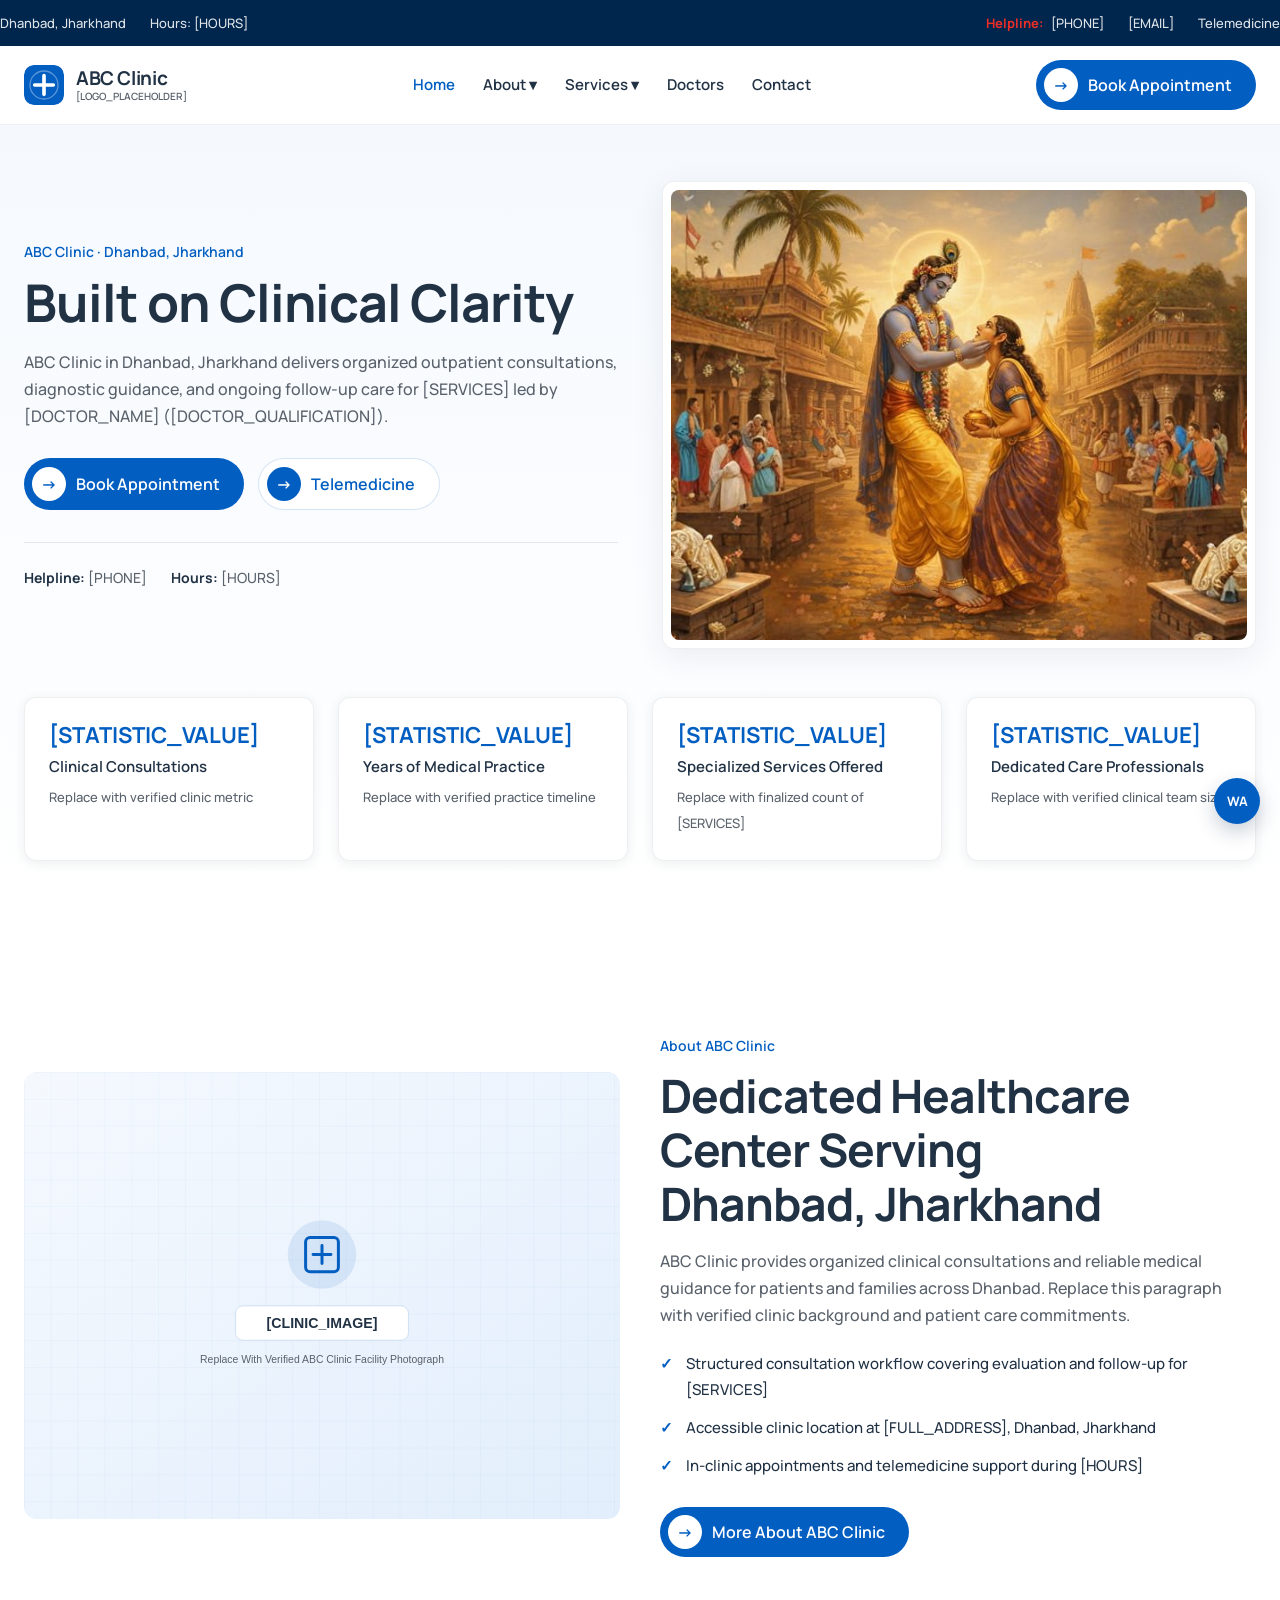
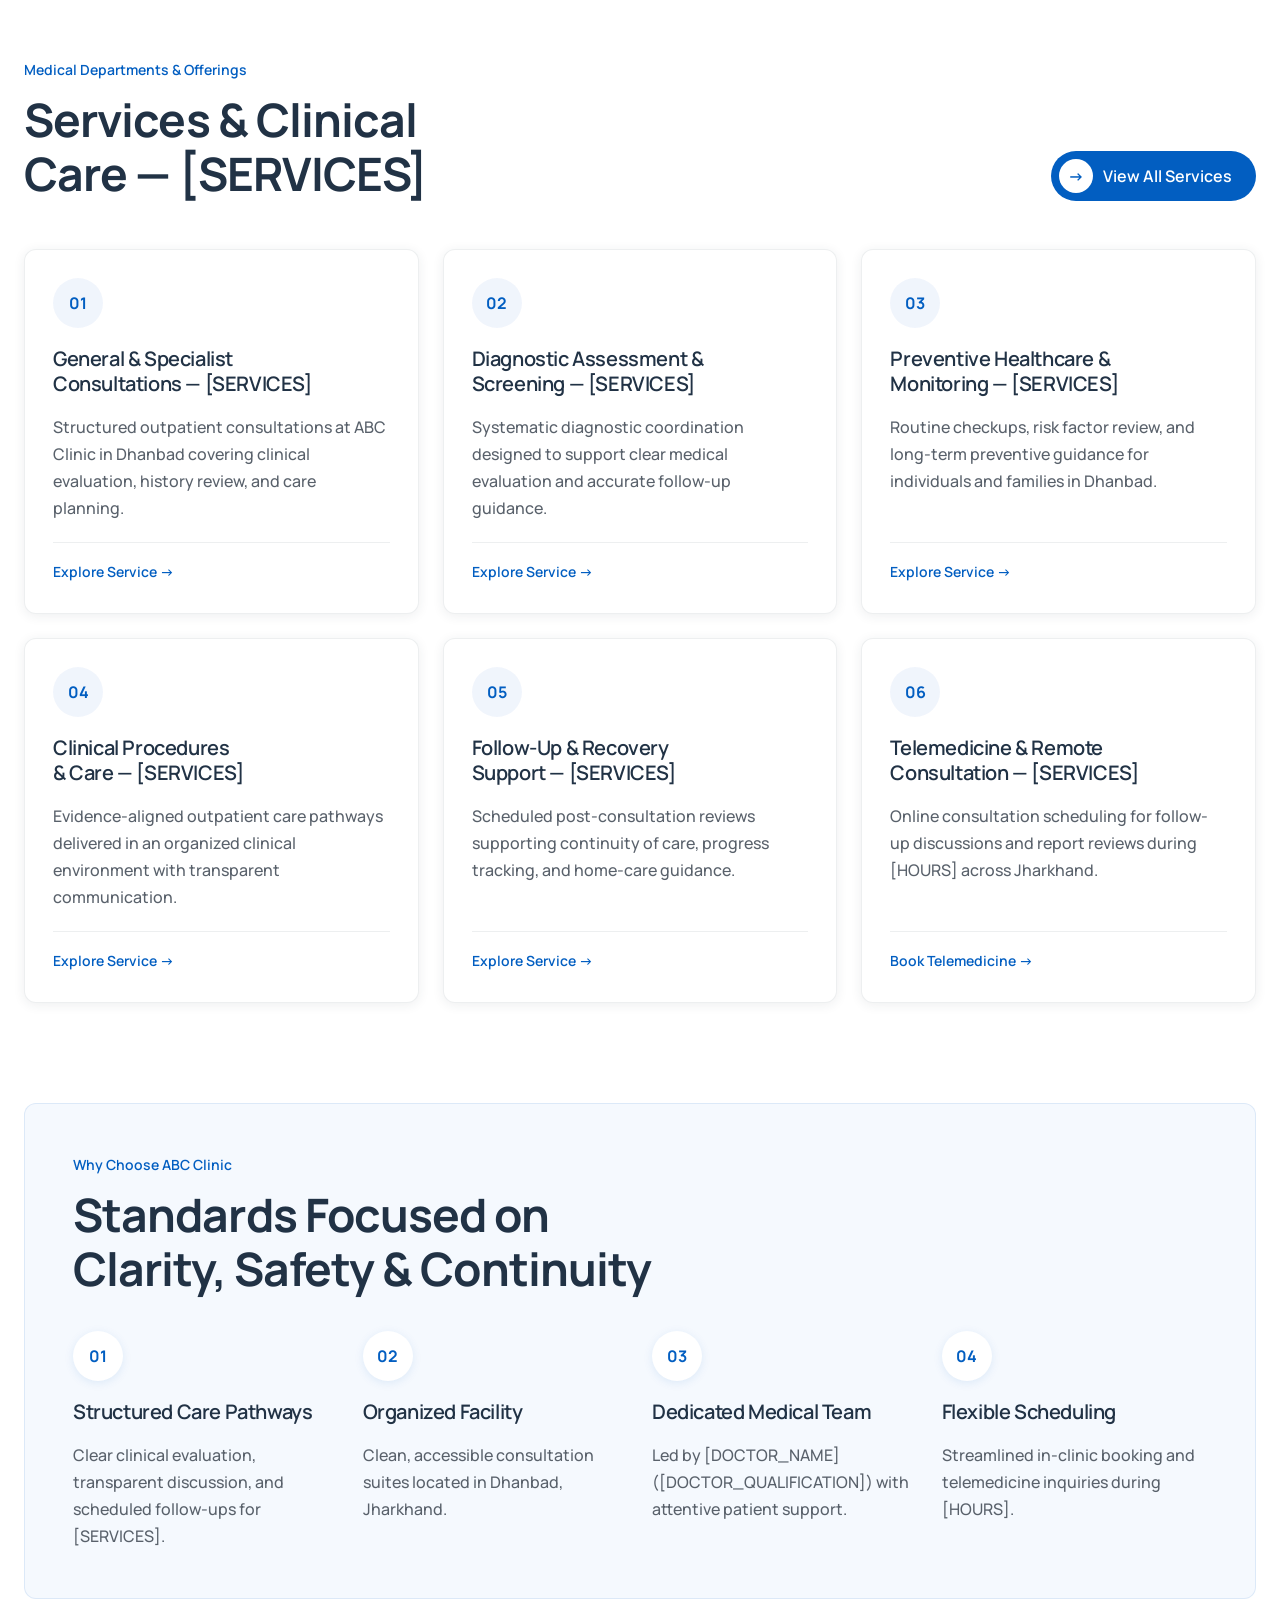
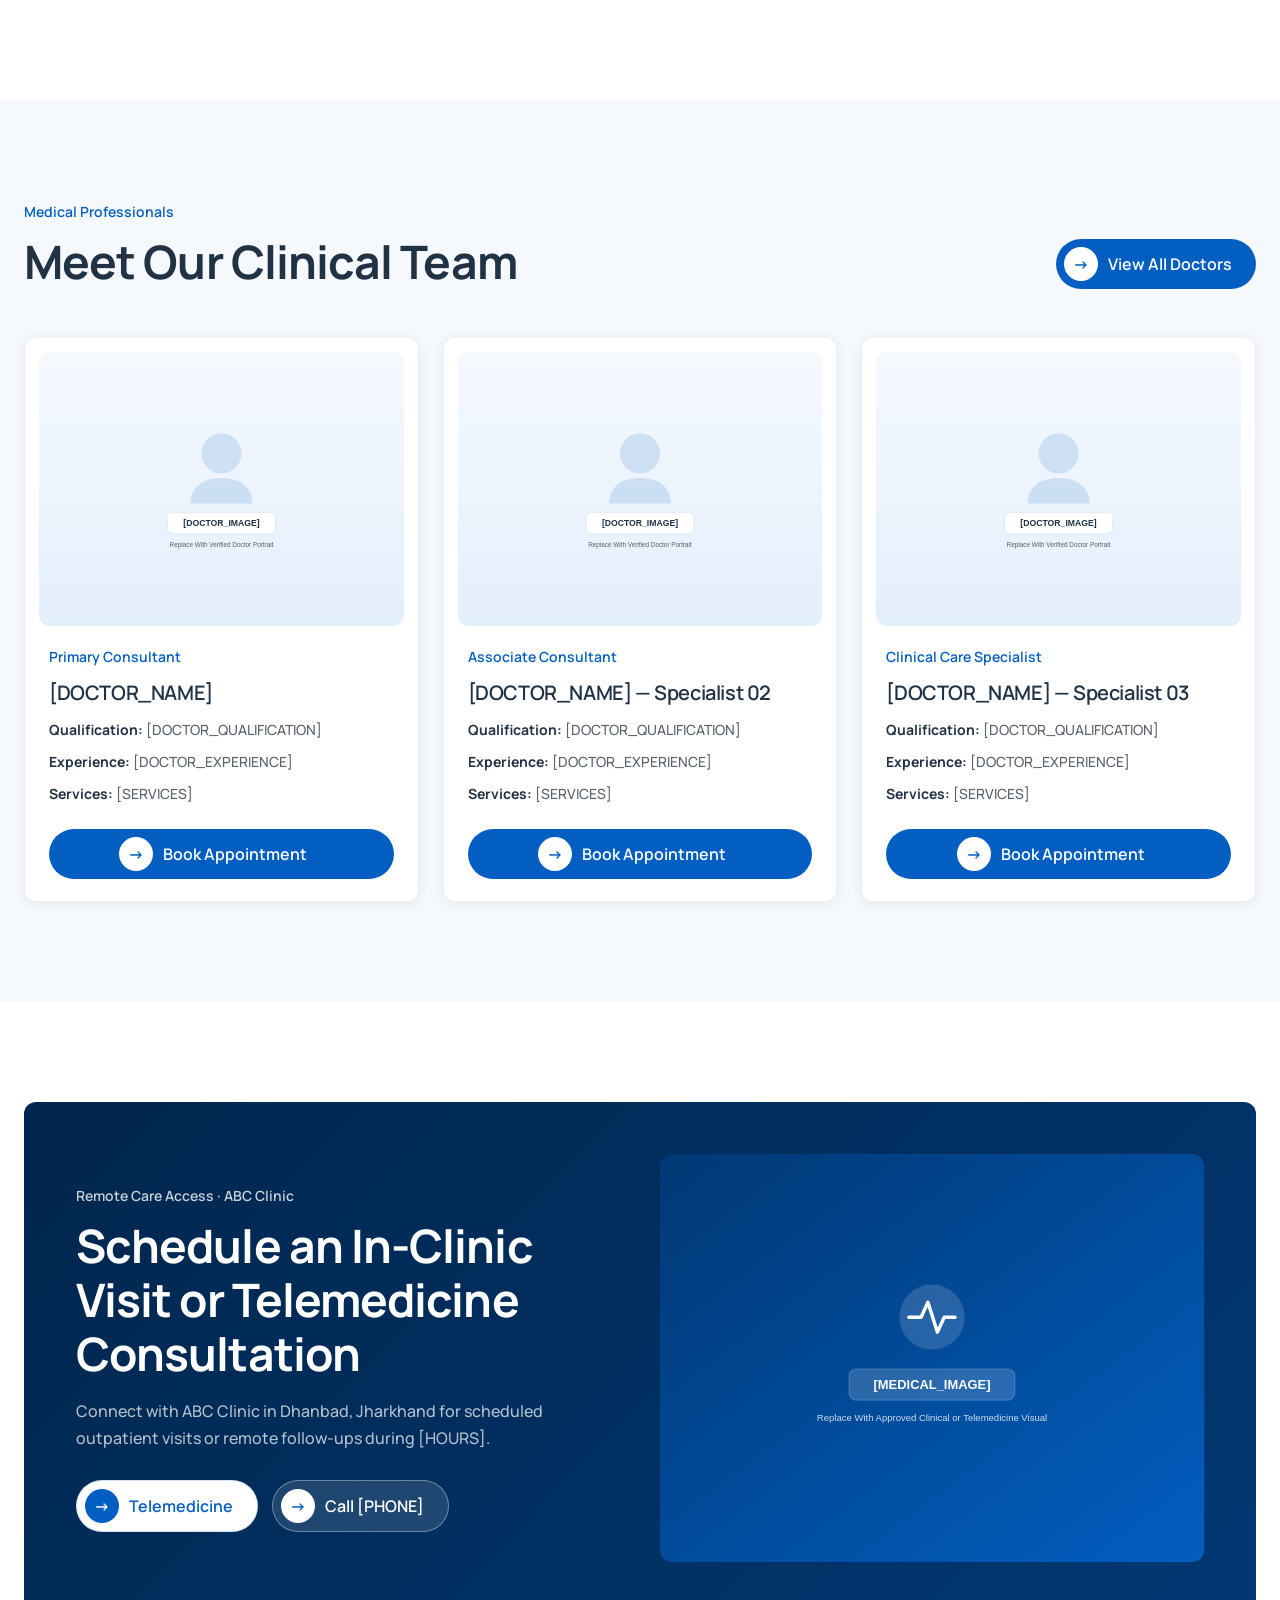
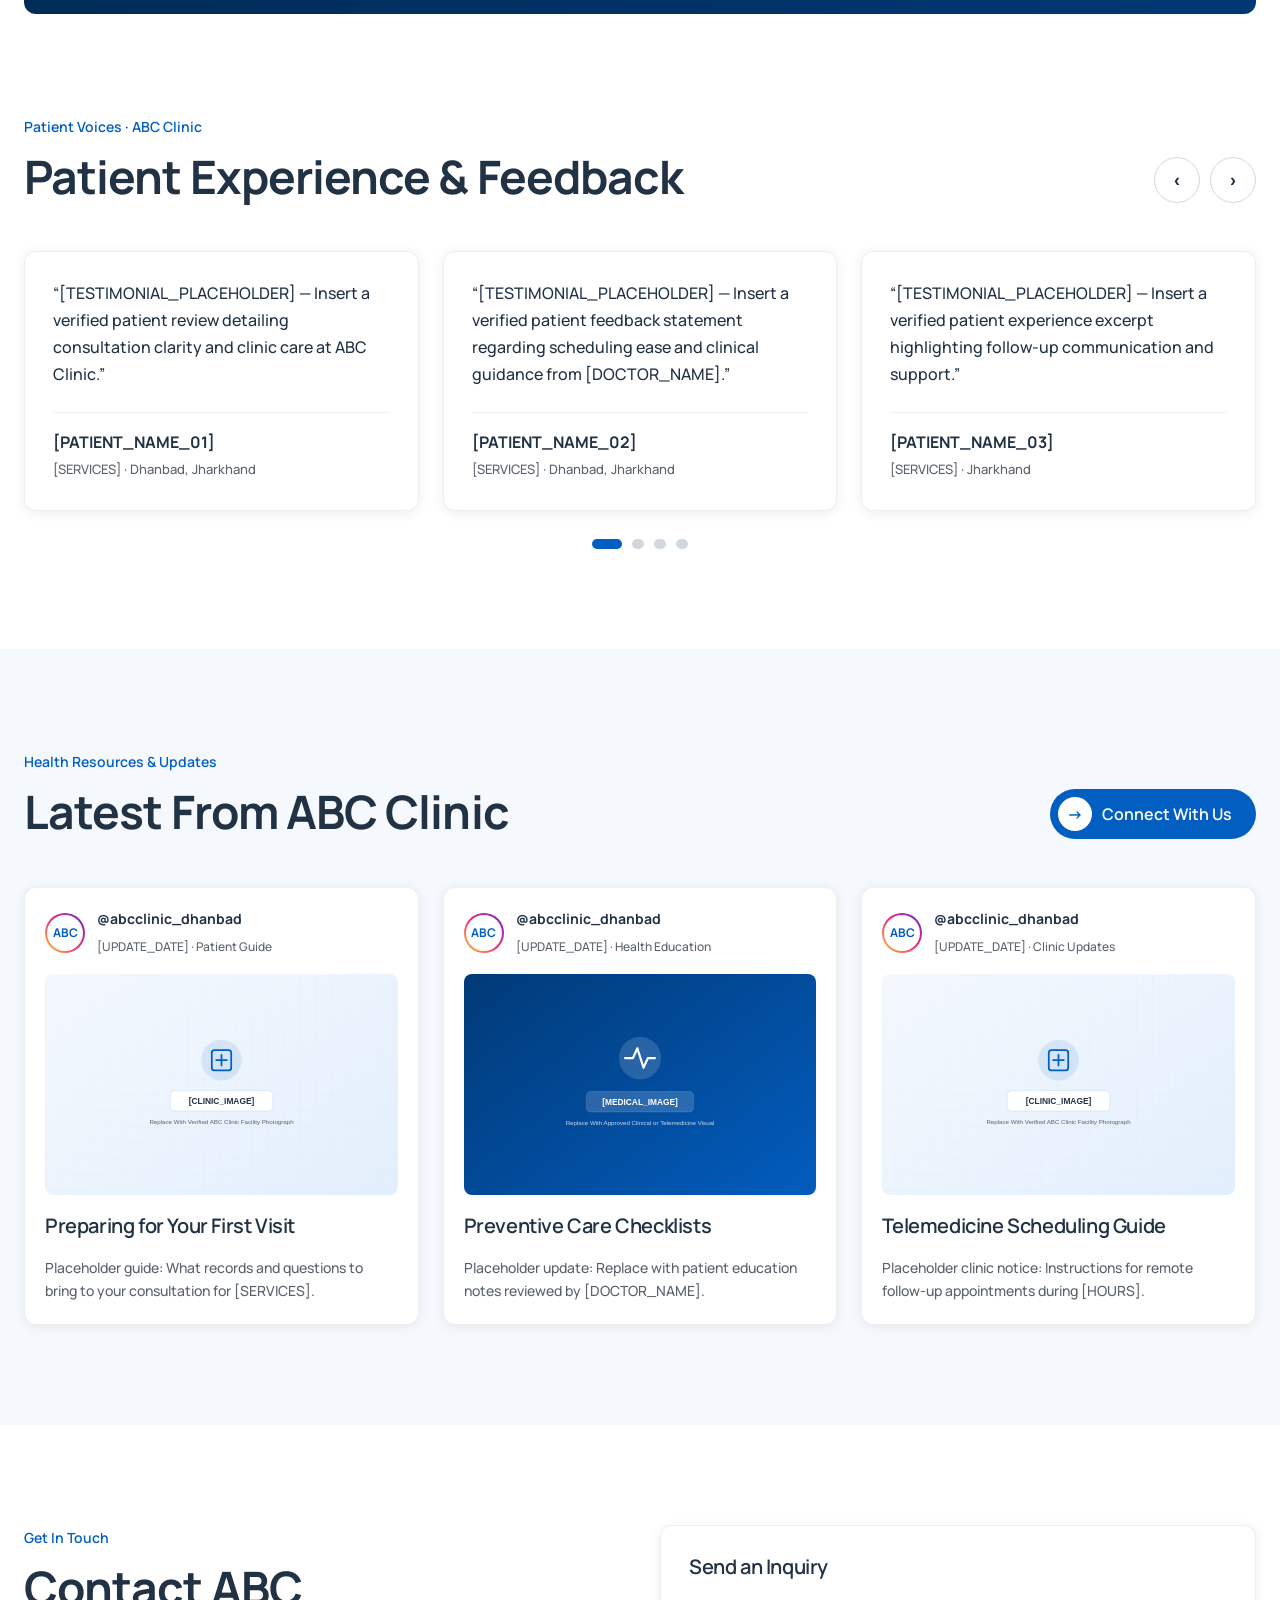
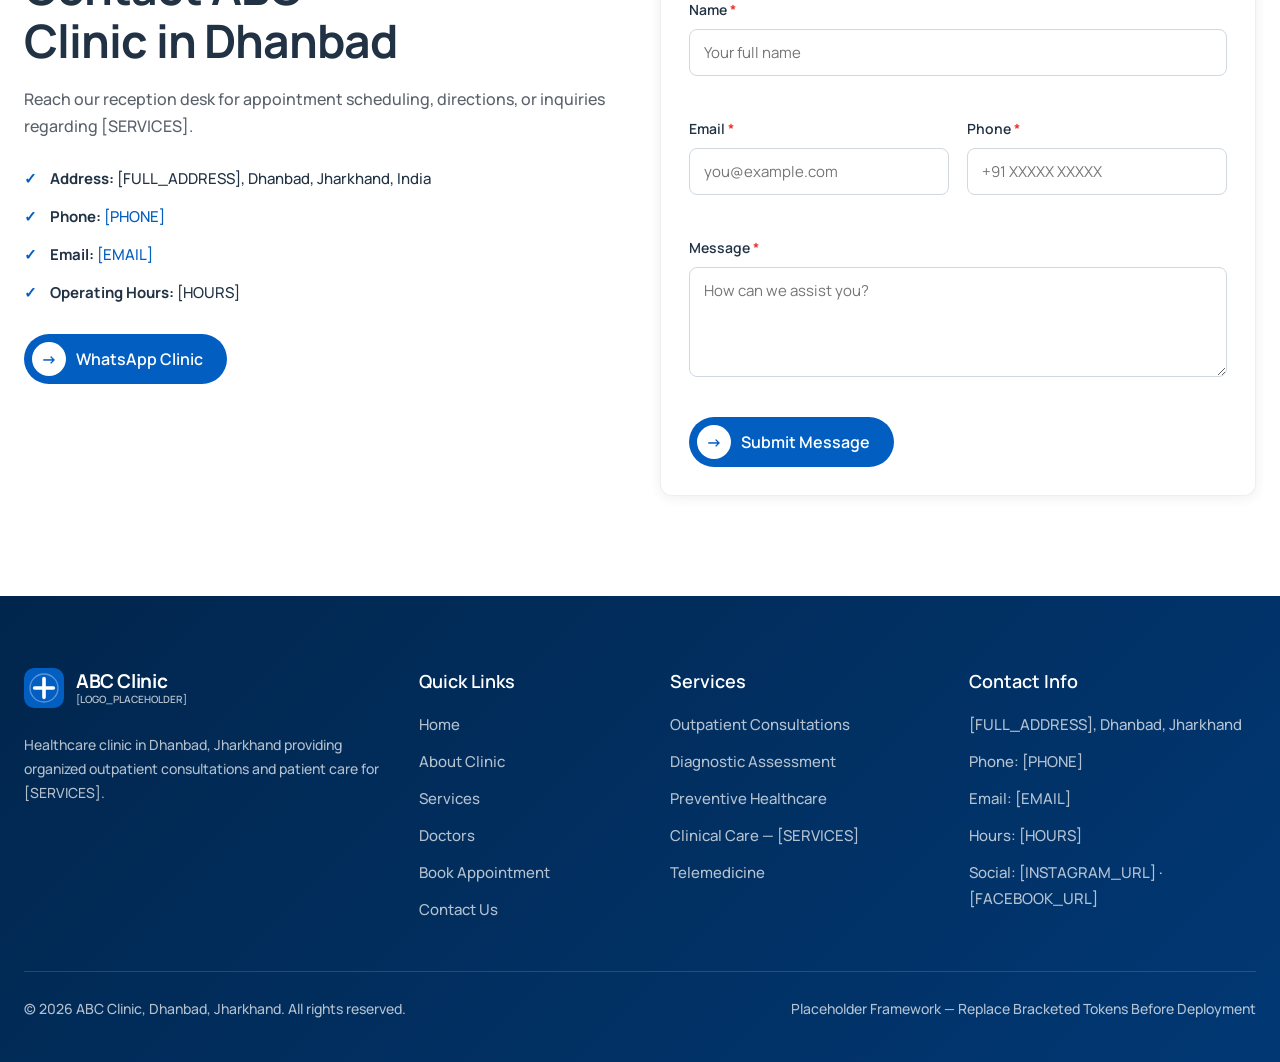
<file: abc-clinic/index.html>
<!doctype html>
<html lang="en">
  <head>
    <meta charset="UTF-8" />
    <meta name="viewport" content="width=device-width, initial-scale=1.0" />
    <title>ABC Clinic | Healthcare Clinic in Dhanbad, Jharkhand</title>
    <meta
      name="description"
      content="ABC Clinic in Dhanbad, Jharkhand — Structured outpatient care, consultations, and patient services for [SERVICES]."
    />
    <link rel="preconnect" href="https://fonts.googleapis.com" />
    <link rel="preconnect" href="https://fonts.gstatic.com" crossorigin />
    <link
      href="https://fonts.googleapis.com/css2?family=Manrope:wght@400;500;600;700;800&display=swap"
      rel="stylesheet"
    />
    <link rel="stylesheet" href="css/style.css" />
    <link rel="stylesheet" href="css/components.css" />
    <link rel="stylesheet" href="css/animations.css" />
    <link rel="stylesheet" href="css/responsive.css" />
  </head>
  <body>
    <header class="site-header">
      <div class="top-bar">
        <div class="container top-bar__inner">
          <div class="top-bar__group">
            <span class="top-bar__item">Dhanbad, Jharkhand</span>
            <span class="top-bar__item">Hours: [HOURS]</span>
          </div>
          <div class="top-bar__group">
            <a class="top-bar__item" href="tel:[PHONE]">
              <span class="top-bar__accent">Helpline:</span> [PHONE]
            </a>
            <a class="top-bar__item" href="mailto:[EMAIL]">[EMAIL]</a>
            <a class="top-bar__item" href="pages/appointment.html#telemedicine">Telemedicine</a>
          </div>
        </div>
      </div>

      <div class="main-nav-bar">
        <div class="container nav-bar__inner">
          <a href="index.html" class="brand-link" aria-label="ABC Clinic Home">
            <img
              src="assets/images/logo/logo-placeholder.svg"
              alt="[LOGO_PLACEHOLDER]"
              class="brand-link__img"
            />
            <span class="brand-link__text">
              <span class="brand-link__name">ABC Clinic</span>
              <span class="brand-link__token">[LOGO_PLACEHOLDER]</span>
            </span>
          </a>

          <nav class="nav-menu" aria-label="Primary Navigation">
            <div class="nav-item">
              <a href="index.html" class="nav-link is-active" aria-current="page">Home</a>
            </div>
            <div class="nav-item">
              <a href="pages/about.html" class="nav-link" data-dropdown-trigger>About ▾</a>
              <div class="dropdown-panel">
                <div class="dropdown-panel__box">
                  <a href="pages/about.html" class="dropdown-link">About ABC Clinic →</a>
                  <a href="pages/about.html#why-choose" class="dropdown-link">Why Choose Us →</a>
                  <a href="pages/about.html#infrastructure" class="dropdown-link">Clinic Infrastructure →</a>
                </div>
              </div>
            </div>
            <div class="nav-item">
              <a href="pages/services.html" class="nav-link" data-dropdown-trigger>Services ▾</a>
              <div class="dropdown-panel">
                <div class="dropdown-panel__box">
                  <a href="pages/services.html" class="dropdown-link">All Services — [SERVICES] →</a>
                  <a href="pages/services.html#consultations" class="dropdown-link">Outpatient Consultations →</a>
                  <a href="pages/services.html#diagnostics" class="dropdown-link">Diagnostic Assessment →</a>
                  <a href="pages/appointment.html#telemedicine" class="dropdown-link">Telemedicine →</a>
                </div>
              </div>
            </div>
            <div class="nav-item">
              <a href="pages/doctors.html" class="nav-link">Doctors</a>
            </div>
            <div class="nav-item">
              <a href="pages/contact.html" class="nav-link">Contact</a>
            </div>
          </nav>

          <div class="nav-actions">
            <a href="pages/appointment.html" class="primary-btn">
              <span class="primary-btn__icon" aria-hidden="true">→</span>
              <span>Book Appointment</span>
            </a>
            <button
              type="button"
              class="mobile-menu-toggle"
              data-mobile-toggle
              aria-expanded="false"
              aria-label="Open navigation menu"
            >
              ☰
            </button>
          </div>
        </div>
      </div>

      <div class="mobile-drawer" data-mobile-drawer>
        <div class="mobile-drawer__inner">
          <a href="index.html" class="mobile-nav-link is-active">Home</a>
          <a href="pages/about.html" class="mobile-nav-link">About ABC Clinic</a>
          <a href="pages/services.html" class="mobile-nav-link">Services — [SERVICES]</a>
          <a href="pages/doctors.html" class="mobile-nav-link">Doctors</a>
          <a href="pages/contact.html" class="mobile-nav-link">Contact</a>
          <a href="pages/appointment.html" class="primary-btn" style="margin-top: 10px;">
            <span class="primary-btn__icon" aria-hidden="true">→</span>
            <span>Book Appointment</span>
          </a>
        </div>
      </div>
    </header>

    <main>
      <!-- Hero Section -->
      <section class="hero">
        <div class="container">
          <div class="hero__grid">
            <div class="hero__content hero-animate">
              <p class="kicker">ABC Clinic · Dhanbad, Jharkhand</p>
              <h1 class="heading-hero">Built on Clinical Clarity</h1>
              <p class="lead-text">
                ABC Clinic in Dhanbad, Jharkhand delivers organized outpatient consultations,
                diagnostic guidance, and ongoing follow-up care for [SERVICES] led by
                [DOCTOR_NAME] ([DOCTOR_QUALIFICATION]).
              </p>
              <div class="btn-group">
                <a href="pages/appointment.html" class="primary-btn">
                  <span class="primary-btn__icon" aria-hidden="true">→</span>
                  <span>Book Appointment</span>
                </a>
                <a href="pages/appointment.html#telemedicine" class="primary-btn white">
                  <span class="primary-btn__icon" aria-hidden="true">→</span>
                  <span>Telemedicine</span>
                </a>
              </div>
              <div class="hero__meta">
                <a href="tel:[PHONE]"><strong>Helpline:</strong> [PHONE]</a>
                <span><strong>Hours:</strong> [HOURS]</span>
              </div>
            </div>

            <div class="hero__media hero-animate--delay">
              <div class="hero__frame">
                <img
                  src="assets/images/hero/hero-image.jpg"
                  alt="ABC Clinic Hero Visual"
                  width="645"
                  height="504"
                  loading="eager"
                />
              </div>
            </div>
          </div>

          <!-- Statistics Strip -->
          <div class="grid-4 stat-strip">
            <div class="stat-card reveal reveal-delay-1">
              <p class="stat-card__value">[STATISTIC_VALUE]</p>
              <p class="stat-card__label">Clinical Consultations</p>
              <p class="stat-card__note">Replace with verified clinic metric</p>
            </div>
            <div class="stat-card reveal reveal-delay-2">
              <p class="stat-card__value">[STATISTIC_VALUE]</p>
              <p class="stat-card__label">Years of Medical Practice</p>
              <p class="stat-card__note">Replace with verified practice timeline</p>
            </div>
            <div class="stat-card reveal reveal-delay-3">
              <p class="stat-card__value">[STATISTIC_VALUE]</p>
              <p class="stat-card__label">Specialized Services Offered</p>
              <p class="stat-card__note">Replace with finalized count of [SERVICES]</p>
            </div>
            <div class="stat-card reveal reveal-delay-4">
              <p class="stat-card__value">[STATISTIC_VALUE]</p>
              <p class="stat-card__label">Dedicated Care Professionals</p>
              <p class="stat-card__note">Replace with verified clinical team size</p>
            </div>
          </div>
        </div>
      </section>

      <!-- About Section -->
      <section class="section section--white">
        <div class="container grid-2">
          <div class="reveal">
            <img
              src="assets/images/clinic/clinic-image-placeholder.svg"
              alt="[CLINIC_IMAGE] ABC Clinic Dhanbad"
              loading="lazy"
              style="border-radius: 12px;"
            />
          </div>
          <div class="reveal reveal-delay-2">
            <p class="kicker">About ABC Clinic</p>
            <h2 class="heading-section">Dedicated Healthcare Center Serving Dhanbad, Jharkhand</h2>
            <p class="lead-text">
              ABC Clinic provides organized clinical consultations and reliable medical guidance
              for patients and families across Dhanbad. Replace this paragraph with verified clinic
              background and patient care commitments.
            </p>
            <ul class="check-list">
              <li>Structured consultation workflow covering evaluation and follow-up for [SERVICES]</li>
              <li>Accessible clinic location at [FULL_ADDRESS], Dhanbad, Jharkhand</li>
              <li>In-clinic appointments and telemedicine support during [HOURS]</li>
            </ul>
            <div class="btn-group">
              <a href="pages/about.html" class="primary-btn">
                <span class="primary-btn__icon" aria-hidden="true">→</span>
                <span>More About ABC Clinic</span>
              </a>
            </div>
          </div>
        </div>
      </section>

      <!-- Services Section -->
      <section class="section--bottom-only section--white">
        <div class="container">
          <div class="section-header reveal">
            <div class="section-header__copy">
              <p class="kicker">Medical Departments &amp; Offerings</p>
              <h2 class="heading-section">Services &amp; Clinical Care — [SERVICES]</h2>
            </div>
            <a href="pages/services.html" class="primary-btn">
              <span class="primary-btn__icon" aria-hidden="true">→</span>
              <span>View All Services</span>
            </a>
          </div>

          <div class="grid-3">
            <article class="clinic-card reveal reveal-delay-1">
              <div>
                <div class="icon-disc">01</div>
                <h3 class="heading-sub">General &amp; Specialist Consultations — [SERVICES]</h3>
                <p class="lead-text">
                  Structured outpatient consultations at ABC Clinic in Dhanbad covering clinical
                  evaluation, history review, and care planning.
                </p>
              </div>
              <a href="pages/services.html#consultations" class="card-link">Explore Service →</a>
            </article>

            <article class="clinic-card reveal reveal-delay-2">
              <div>
                <div class="icon-disc">02</div>
                <h3 class="heading-sub">Diagnostic Assessment &amp; Screening — [SERVICES]</h3>
                <p class="lead-text">
                  Systematic diagnostic coordination designed to support clear medical evaluation
                  and accurate follow-up guidance.
                </p>
              </div>
              <a href="pages/services.html#diagnostics" class="card-link">Explore Service →</a>
            </article>

            <article class="clinic-card reveal reveal-delay-3">
              <div>
                <div class="icon-disc">03</div>
                <h3 class="heading-sub">Preventive Healthcare &amp; Monitoring — [SERVICES]</h3>
                <p class="lead-text">
                  Routine checkups, risk factor review, and long-term preventive guidance for
                  individuals and families in Dhanbad.
                </p>
              </div>
              <a href="pages/services.html" class="card-link">Explore Service →</a>
            </article>

            <article class="clinic-card reveal reveal-delay-1">
              <div>
                <div class="icon-disc">04</div>
                <h3 class="heading-sub">Clinical Procedures &amp; Care — [SERVICES]</h3>
                <p class="lead-text">
                  Evidence-aligned outpatient care pathways delivered in an organized clinical
                  environment with transparent communication.
                </p>
              </div>
              <a href="pages/services.html" class="card-link">Explore Service →</a>
            </article>

            <article class="clinic-card reveal reveal-delay-2">
              <div>
                <div class="icon-disc">05</div>
                <h3 class="heading-sub">Follow-Up &amp; Recovery Support — [SERVICES]</h3>
                <p class="lead-text">
                  Scheduled post-consultation reviews supporting continuity of care, progress
                  tracking, and home-care guidance.
                </p>
              </div>
              <a href="pages/services.html" class="card-link">Explore Service →</a>
            </article>

            <article class="clinic-card reveal reveal-delay-3">
              <div>
                <div class="icon-disc">06</div>
                <h3 class="heading-sub">Telemedicine &amp; Remote Consultation — [SERVICES]</h3>
                <p class="lead-text">
                  Online consultation scheduling for follow-up discussions and report reviews during
                  [HOURS] across Jharkhand.
                </p>
              </div>
              <a href="pages/appointment.html#telemedicine" class="card-link">Book Telemedicine →</a>
            </article>
          </div>
        </div>
      </section>

      <!-- Why Choose Section -->
      <section class="section--bottom-only section--white">
        <div class="container">
          <div class="why-box reveal">
            <p class="kicker">Why Choose ABC Clinic</p>
            <h2 class="heading-section" style="max-width: 680px; margin-bottom: 36px;">
              Standards Focused on Clarity, Safety &amp; Continuity
            </h2>
            <div class="grid-4">
              <div class="us-card">
                <div class="icon-disc">01</div>
                <h3 class="heading-sub">Structured Care Pathways</h3>
                <p class="lead-text">
                  Clear clinical evaluation, transparent discussion, and scheduled follow-ups for [SERVICES].
                </p>
              </div>
              <div class="us-card">
                <div class="icon-disc">02</div>
                <h3 class="heading-sub">Organized Facility</h3>
                <p class="lead-text">
                  Clean, accessible consultation suites located in Dhanbad, Jharkhand.
                </p>
              </div>
              <div class="us-card">
                <div class="icon-disc">03</div>
                <h3 class="heading-sub">Dedicated Medical Team</h3>
                <p class="lead-text">
                  Led by [DOCTOR_NAME] ([DOCTOR_QUALIFICATION]) with attentive patient support.
                </p>
              </div>
              <div class="us-card">
                <div class="icon-disc">04</div>
                <h3 class="heading-sub">Flexible Scheduling</h3>
                <p class="lead-text">
                  Streamlined in-clinic booking and telemedicine inquiries during [HOURS].
                </p>
              </div>
            </div>
          </div>
        </div>
      </section>

      <!-- Doctors Section -->
      <section class="section section--light">
        <div class="container">
          <div class="section-header reveal">
            <div class="section-header__copy">
              <p class="kicker">Medical Professionals</p>
              <h2 class="heading-section">Meet Our Clinical Team</h2>
            </div>
            <a href="pages/doctors.html" class="primary-btn">
              <span class="primary-btn__icon" aria-hidden="true">→</span>
              <span>View All Doctors</span>
            </a>
          </div>

          <div class="grid-3">
            <article class="clinic-card doctor-card reveal reveal-delay-1">
              <div>
                <img
                  src="assets/images/doctors/doctor-image-placeholder.svg"
                  alt="[DOCTOR_IMAGE] Primary Doctor"
                  class="doctor-card__img"
                  loading="lazy"
                />
                <div class="doctor-card__body">
                  <p class="kicker">Primary Consultant</p>
                  <h3 class="heading-sub">[DOCTOR_NAME]</h3>
                  <div class="doctor-card__meta">
                    <span><strong>Qualification:</strong> [DOCTOR_QUALIFICATION]</span>
                    <span><strong>Experience:</strong> [DOCTOR_EXPERIENCE]</span>
                    <span><strong>Services:</strong> [SERVICES]</span>
                  </div>
                </div>
              </div>
              <a href="pages/appointment.html" class="primary-btn" style="margin: 12px 10px 8px;">
                <span class="primary-btn__icon" aria-hidden="true">→</span>
                <span>Book Appointment</span>
              </a>
            </article>

            <article class="clinic-card doctor-card reveal reveal-delay-2">
              <div>
                <img
                  src="assets/images/doctors/doctor-image-placeholder.svg"
                  alt="[DOCTOR_IMAGE] Associate Specialist"
                  class="doctor-card__img"
                  loading="lazy"
                />
                <div class="doctor-card__body">
                  <p class="kicker">Associate Consultant</p>
                  <h3 class="heading-sub">[DOCTOR_NAME] — Specialist 02</h3>
                  <div class="doctor-card__meta">
                    <span><strong>Qualification:</strong> [DOCTOR_QUALIFICATION]</span>
                    <span><strong>Experience:</strong> [DOCTOR_EXPERIENCE]</span>
                    <span><strong>Services:</strong> [SERVICES]</span>
                  </div>
                </div>
              </div>
              <a href="pages/appointment.html" class="primary-btn" style="margin: 12px 10px 8px;">
                <span class="primary-btn__icon" aria-hidden="true">→</span>
                <span>Book Appointment</span>
              </a>
            </article>

            <article class="clinic-card doctor-card reveal reveal-delay-3">
              <div>
                <img
                  src="assets/images/doctors/doctor-image-placeholder.svg"
                  alt="[DOCTOR_IMAGE] Clinical Care Specialist"
                  class="doctor-card__img"
                  loading="lazy"
                />
                <div class="doctor-card__body">
                  <p class="kicker">Clinical Care Specialist</p>
                  <h3 class="heading-sub">[DOCTOR_NAME] — Specialist 03</h3>
                  <div class="doctor-card__meta">
                    <span><strong>Qualification:</strong> [DOCTOR_QUALIFICATION]</span>
                    <span><strong>Experience:</strong> [DOCTOR_EXPERIENCE]</span>
                    <span><strong>Services:</strong> [SERVICES]</span>
                  </div>
                </div>
              </div>
              <a href="pages/appointment.html" class="primary-btn" style="margin: 12px 10px 8px;">
                <span class="primary-btn__icon" aria-hidden="true">→</span>
                <span>Book Appointment</span>
              </a>
            </article>
          </div>
        </div>
      </section>

      <!-- Telemedicine Banner -->
      <section class="section section--white">
        <div class="container">
          <div class="navy-gradient cta-banner grid-2 reveal">
            <div>
              <p class="kicker kicker--light">Remote Care Access · ABC Clinic</p>
              <h2 class="heading-section text-white">
                Schedule an In-Clinic Visit or Telemedicine Consultation
              </h2>
              <p class="lead-text text-white-muted">
                Connect with ABC Clinic in Dhanbad, Jharkhand for scheduled outpatient visits or
                remote follow-ups during [HOURS].
              </p>
              <div class="btn-group">
                <a href="pages/appointment.html#telemedicine" class="primary-btn white">
                  <span class="primary-btn__icon" aria-hidden="true">→</span>
                  <span>Telemedicine</span>
                </a>
                <a href="tel:[PHONE]" class="primary-btn outline-light">
                  <span class="primary-btn__icon" aria-hidden="true">→</span>
                  <span>Call [PHONE]</span>
                </a>
              </div>
            </div>
            <div>
              <img
                src="assets/images/placeholders/medical-image-placeholder.svg"
                alt="[MEDICAL_IMAGE] Telemedicine Care"
                loading="lazy"
                style="border-radius: 12px;"
              />
            </div>
          </div>
        </div>
      </section>

      <!-- Testimonials Carousel -->
      <section class="section--bottom-only section--white">
        <div class="container reveal" data-testimonial-slider>
          <div class="section-header">
            <div class="section-header__copy">
              <p class="kicker">Patient Voices · ABC Clinic</p>
              <h2 class="heading-section">Patient Experience &amp; Feedback</h2>
            </div>
            <div class="slider-controls">
              <button type="button" class="slider-btn" data-slider-prev aria-label="Previous testimonial">
                ‹
              </button>
              <button type="button" class="slider-btn" data-slider-next aria-label="Next testimonial">
                ›
              </button>
            </div>
          </div>

          <div class="grid-3">
            <article class="clinic-card" data-slide>
              <p class="lead-text" style="margin-top: 0; color: var(--color-dark);">
                &ldquo;[TESTIMONIAL_PLACEHOLDER] — Insert a verified patient review detailing
                consultation clarity and clinic care at ABC Clinic.&rdquo;
              </p>
              <div style="margin-top: 24px; padding-top: 16px; border-top: 1px solid rgba(33,50,69,0.08);">
                <strong style="color: var(--color-dark); display: block;">[PATIENT_NAME_01]</strong>
                <span style="font-size: 13px;">[SERVICES] · Dhanbad, Jharkhand</span>
              </div>
            </article>

            <article class="clinic-card" data-slide>
              <p class="lead-text" style="margin-top: 0; color: var(--color-dark);">
                &ldquo;[TESTIMONIAL_PLACEHOLDER] — Insert a verified patient feedback statement
                regarding scheduling ease and clinical guidance from [DOCTOR_NAME].&rdquo;
              </p>
              <div style="margin-top: 24px; padding-top: 16px; border-top: 1px solid rgba(33,50,69,0.08);">
                <strong style="color: var(--color-dark); display: block;">[PATIENT_NAME_02]</strong>
                <span style="font-size: 13px;">[SERVICES] · Dhanbad, Jharkhand</span>
              </div>
            </article>

            <article class="clinic-card" data-slide>
              <p class="lead-text" style="margin-top: 0; color: var(--color-dark);">
                &ldquo;[TESTIMONIAL_PLACEHOLDER] — Insert a verified patient experience excerpt
                highlighting follow-up communication and support.&rdquo;
              </p>
              <div style="margin-top: 24px; padding-top: 16px; border-top: 1px solid rgba(33,50,69,0.08);">
                <strong style="color: var(--color-dark); display: block;">[PATIENT_NAME_03]</strong>
                <span style="font-size: 13px;">[SERVICES] · Jharkhand</span>
              </div>
            </article>

            <article class="clinic-card" data-slide>
              <p class="lead-text" style="margin-top: 0; color: var(--color-dark);">
                &ldquo;[TESTIMONIAL_PLACEHOLDER] — Insert a verified telemedicine consultation
                review approved for publication.&rdquo;
              </p>
              <div style="margin-top: 24px; padding-top: 16px; border-top: 1px solid rgba(33,50,69,0.08);">
                <strong style="color: var(--color-dark); display: block;">[PATIENT_NAME_04]</strong>
                <span style="font-size: 13px;">Telemedicine · Dhanbad, Jharkhand</span>
              </div>
            </article>
          </div>

          <div class="slider-dots" role="tablist" aria-label="Testimonial slides">
            <button type="button" class="slider-dot is-active" data-slider-dot aria-label="Slide 1"></button>
            <button type="button" class="slider-dot" data-slider-dot aria-label="Slide 2"></button>
            <button type="button" class="slider-dot" data-slider-dot aria-label="Slide 3"></button>
            <button type="button" class="slider-dot" data-slider-dot aria-label="Slide 4"></button>
          </div>
        </div>
      </section>

      <!-- Clinic Updates Feed (ti-widget-card) -->
      <section class="section section--light">
        <div class="container">
          <div class="section-header reveal">
            <div class="section-header__copy">
              <p class="kicker">Health Resources &amp; Updates</p>
              <h2 class="heading-section">Latest From ABC Clinic</h2>
            </div>
            <a href="pages/contact.html" class="primary-btn">
              <span class="primary-btn__icon" aria-hidden="true">→</span>
              <span>Connect With Us</span>
            </a>
          </div>

          <div class="grid-3">
            <article class="ti-widget-card reveal reveal-delay-1">
              <div class="ti-widget-card__head">
                <div class="social-ring"><div class="social-ring__inner">ABC</div></div>
                <div>
                  <strong style="display: block; font-size: 14px; color: var(--color-dark);">@abcclinic_dhanbad</strong>
                  <span style="font-size: 12px;">[UPDATE_DATE] · Patient Guide</span>
                </div>
              </div>
              <div class="ti-widget-card__media">
                <img src="assets/images/clinic/clinic-image-placeholder.svg" alt="[CLINIC_IMAGE]" loading="lazy" />
              </div>
              <div class="ti-widget-card__body">
                <h3 class="heading-sub">Preparing for Your First Visit</h3>
                <p class="lead-text" style="font-size: 14px; line-height: 23px;">
                  Placeholder guide: What records and questions to bring to your consultation for [SERVICES].
                </p>
              </div>
            </article>

            <article class="ti-widget-card reveal reveal-delay-2">
              <div class="ti-widget-card__head">
                <div class="social-ring"><div class="social-ring__inner">ABC</div></div>
                <div>
                  <strong style="display: block; font-size: 14px; color: var(--color-dark);">@abcclinic_dhanbad</strong>
                  <span style="font-size: 12px;">[UPDATE_DATE] · Health Education</span>
                </div>
              </div>
              <div class="ti-widget-card__media">
                <img src="assets/images/placeholders/medical-image-placeholder.svg" alt="[MEDICAL_IMAGE]" loading="lazy" />
              </div>
              <div class="ti-widget-card__body">
                <h3 class="heading-sub">Preventive Care Checklists</h3>
                <p class="lead-text" style="font-size: 14px; line-height: 23px;">
                  Placeholder update: Replace with patient education notes reviewed by [DOCTOR_NAME].
                </p>
              </div>
            </article>

            <article class="ti-widget-card reveal reveal-delay-3">
              <div class="ti-widget-card__head">
                <div class="social-ring"><div class="social-ring__inner">ABC</div></div>
                <div>
                  <strong style="display: block; font-size: 14px; color: var(--color-dark);">@abcclinic_dhanbad</strong>
                  <span style="font-size: 12px;">[UPDATE_DATE] · Clinic Updates</span>
                </div>
              </div>
              <div class="ti-widget-card__media">
                <img src="assets/images/clinic/clinic-image-placeholder.svg" alt="[CLINIC_IMAGE]" loading="lazy" />
              </div>
              <div class="ti-widget-card__body">
                <h3 class="heading-sub">Telemedicine Scheduling Guide</h3>
                <p class="lead-text" style="font-size: 14px; line-height: 23px;">
                  Placeholder clinic notice: Instructions for remote follow-up appointments during [HOURS].
                </p>
              </div>
            </article>
          </div>
        </div>
      </section>

      <!-- Contact Section -->
      <section class="section section--white">
        <div class="container grid-2" style="align-items: start;">
          <div class="reveal">
            <p class="kicker">Get In Touch</p>
            <h2 class="heading-section">Contact ABC Clinic in Dhanbad</h2>
            <p class="lead-text">
              Reach our reception desk for appointment scheduling, directions, or inquiries
              regarding [SERVICES].
            </p>
            <ul class="check-list" style="margin-top: 26px;">
              <li><strong>Address:</strong> [FULL_ADDRESS], Dhanbad, Jharkhand, India</li>
              <li><strong>Phone:</strong> <a href="tel:[PHONE]" style="color: var(--color-primary);">[PHONE]</a></li>
              <li><strong>Email:</strong> <a href="mailto:[EMAIL]" style="color: var(--color-primary);">[EMAIL]</a></li>
              <li><strong>Operating Hours:</strong> [HOURS]</li>
            </ul>
            <div class="btn-group">
              <a
                href="https://wa.me/[WHATSAPP_NUMBER]?text=Hello%20ABC%20Clinic"
                target="_blank"
                rel="noopener noreferrer"
                class="primary-btn"
              >
                <span class="primary-btn__icon" aria-hidden="true">→</span>
                <span>WhatsApp Clinic</span>
              </a>
            </div>
          </div>

          <div class="clinic-card reveal reveal-delay-2">
            <h3 class="heading-sub" style="margin-bottom: 18px;">Send an Inquiry</h3>
            <form data-validate-form="contact" novalidate>
              <div class="form-field">
                <label class="form-label" for="home-name">Name <span class="form-required">*</span></label>
                <input class="form-input" id="home-name" name="name" type="text" required placeholder="Your full name" />
                <span class="form-error"></span>
              </div>
              <div class="form-grid">
                <div class="form-field">
                  <label class="form-label" for="home-email">Email <span class="form-required">*</span></label>
                  <input class="form-input" id="home-email" name="email" type="email" required placeholder="you@example.com" />
                  <span class="form-error"></span>
                </div>
                <div class="form-field">
                  <label class="form-label" for="home-phone">Phone <span class="form-required">*</span></label>
                  <input class="form-input" id="home-phone" name="phone" type="tel" required placeholder="+91 XXXXX XXXXX" />
                  <span class="form-error"></span>
                </div>
              </div>
              <div class="form-field">
                <label class="form-label" for="home-message">Message <span class="form-required">*</span></label>
                <textarea class="form-textarea" id="home-message" name="message" rows="4" required placeholder="How can we assist you?"></textarea>
                <span class="form-error"></span>
              </div>
              <button type="submit" class="primary-btn">
                <span class="primary-btn__icon" aria-hidden="true">→</span>
                <span>Submit Message</span>
              </button>
              <div class="form-status" data-form-status role="status" aria-live="polite"></div>
            </form>
          </div>
        </div>
      </section>
    </main>

    <footer class="site-footer navy-gradient">
      <div class="container">
        <div class="footer-grid">
          <div>
            <a href="index.html" class="brand-link brand-link--light">
              <img src="assets/images/logo/logo-placeholder.svg" alt="[LOGO_PLACEHOLDER]" class="brand-link__img" />
              <span class="brand-link__text">
                <span class="brand-link__name">ABC Clinic</span>
                <span class="brand-link__token">[LOGO_PLACEHOLDER]</span>
              </span>
            </a>
            <p class="lead-text text-white-muted" style="font-size: 14px; line-height: 24px;">
              Healthcare clinic in Dhanbad, Jharkhand providing organized outpatient consultations
              and patient care for [SERVICES].
            </p>
          </div>

          <div>
            <h3 class="footer-heading">Quick Links</h3>
            <ul class="footer-links">
              <li><a href="index.html">Home</a></li>
              <li><a href="pages/about.html">About Clinic</a></li>
              <li><a href="pages/services.html">Services</a></li>
              <li><a href="pages/doctors.html">Doctors</a></li>
              <li><a href="pages/appointment.html">Book Appointment</a></li>
              <li><a href="pages/contact.html">Contact Us</a></li>
            </ul>
          </div>

          <div>
            <h3 class="footer-heading">Services</h3>
            <ul class="footer-links">
              <li><a href="pages/services.html#consultations">Outpatient Consultations</a></li>
              <li><a href="pages/services.html#diagnostics">Diagnostic Assessment</a></li>
              <li><a href="pages/services.html">Preventive Healthcare</a></li>
              <li><a href="pages/services.html">Clinical Care — [SERVICES]</a></li>
              <li><a href="pages/appointment.html#telemedicine">Telemedicine</a></li>
            </ul>
          </div>

          <div>
            <h3 class="footer-heading">Contact Info</h3>
            <ul class="footer-links">
              <li>[FULL_ADDRESS], Dhanbad, Jharkhand</li>
              <li><a href="tel:[PHONE]">Phone: [PHONE]</a></li>
              <li><a href="mailto:[EMAIL]">Email: [EMAIL]</a></li>
              <li>Hours: [HOURS]</li>
              <li>Social: [INSTAGRAM_URL] · [FACEBOOK_URL]</li>
            </ul>
          </div>
        </div>

        <div class="footer-bottom">
          <span>© 2026 ABC Clinic, Dhanbad, Jharkhand. All rights reserved.</span>
          <span>Placeholder Framework — Replace Bracketed Tokens Before Deployment</span>
        </div>
      </div>
    </footer>

    <div class="floating-actions">
      <a
        href="https://wa.me/[WHATSAPP_NUMBER]?text=Hello%20ABC%20Clinic"
        target="_blank"
        rel="noopener noreferrer"
        class="float-btn float-btn--whatsapp"
        aria-label="WhatsApp ABC Clinic"
        title="WhatsApp"
      >
        WA
      </a>
      <button type="button" class="float-btn float-btn--top" data-back-to-top aria-label="Back to top">
        ↑
      </button>
    </div>

    <script src="js/navigation.js"></script>
    <script src="js/animations.js"></script>
    <script src="js/forms.js"></script>
    <script src="js/main.js"></script>
  </body>
</html>
</file>
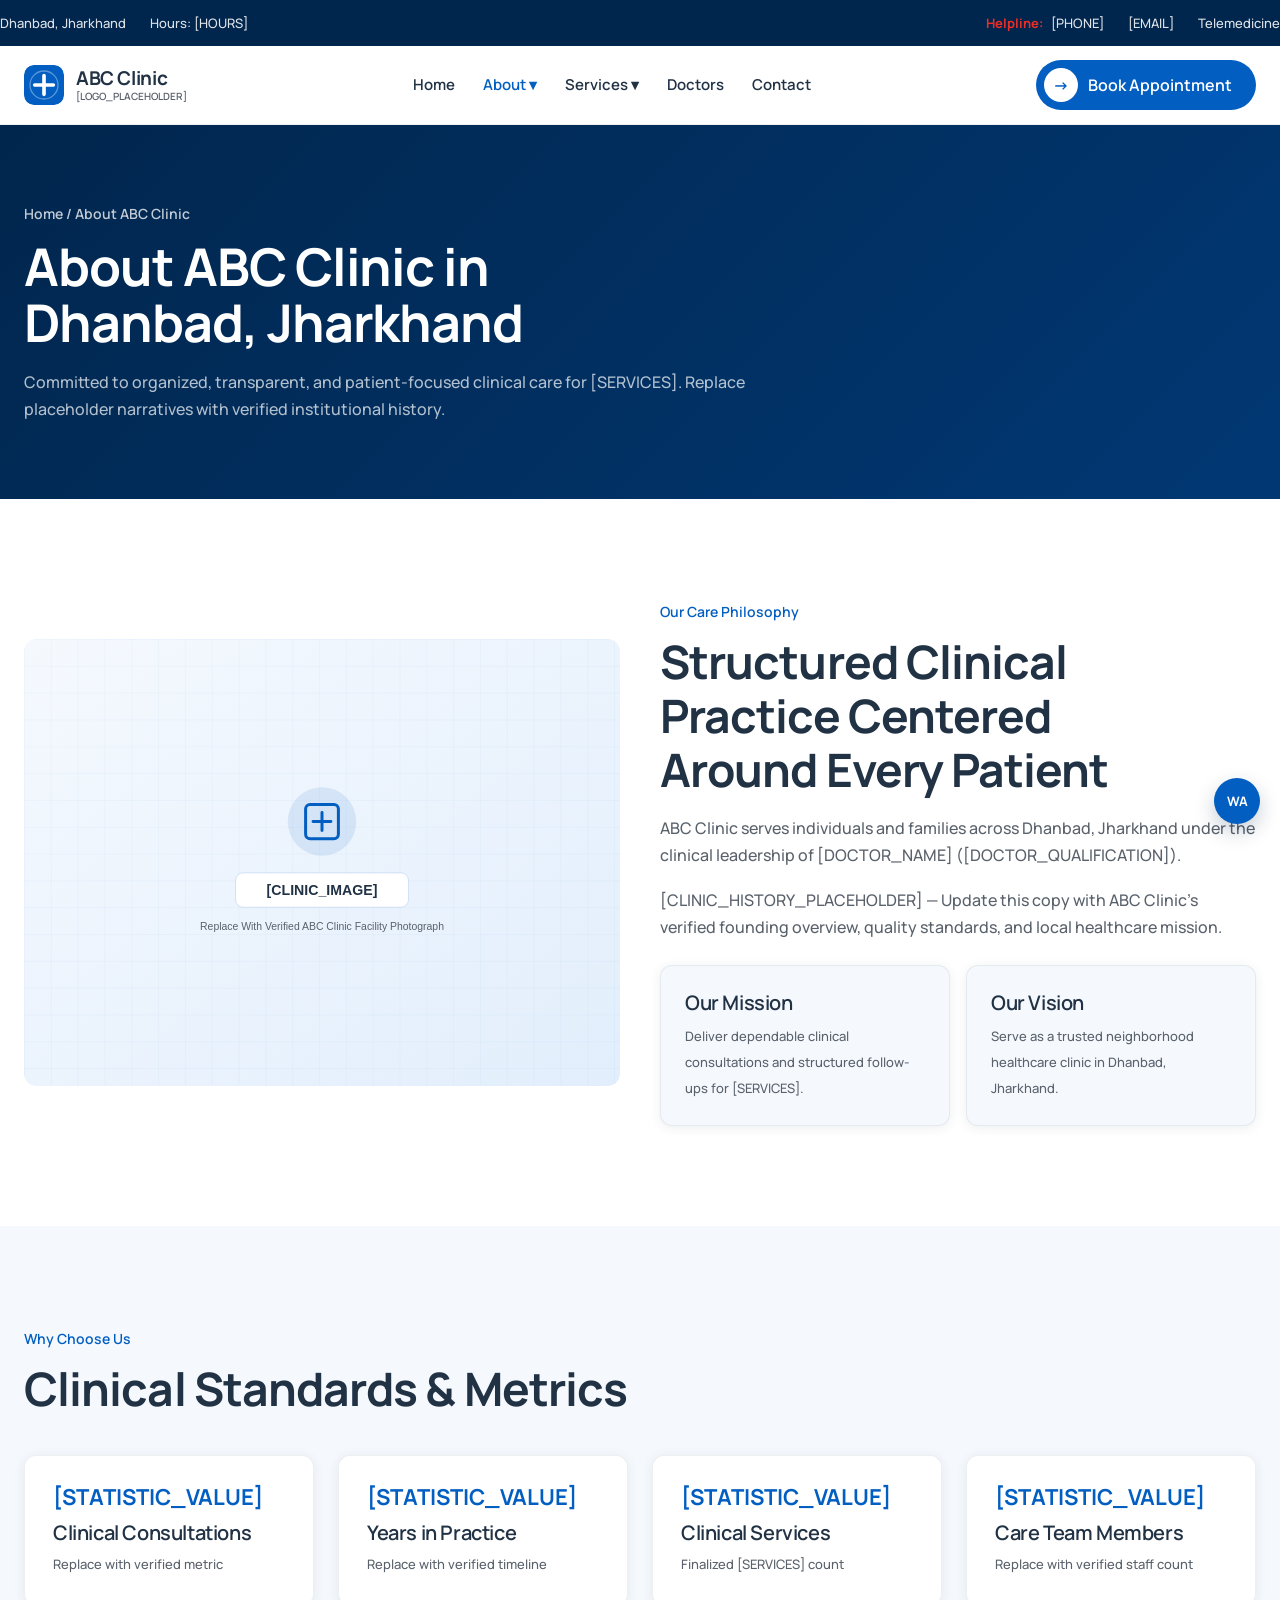
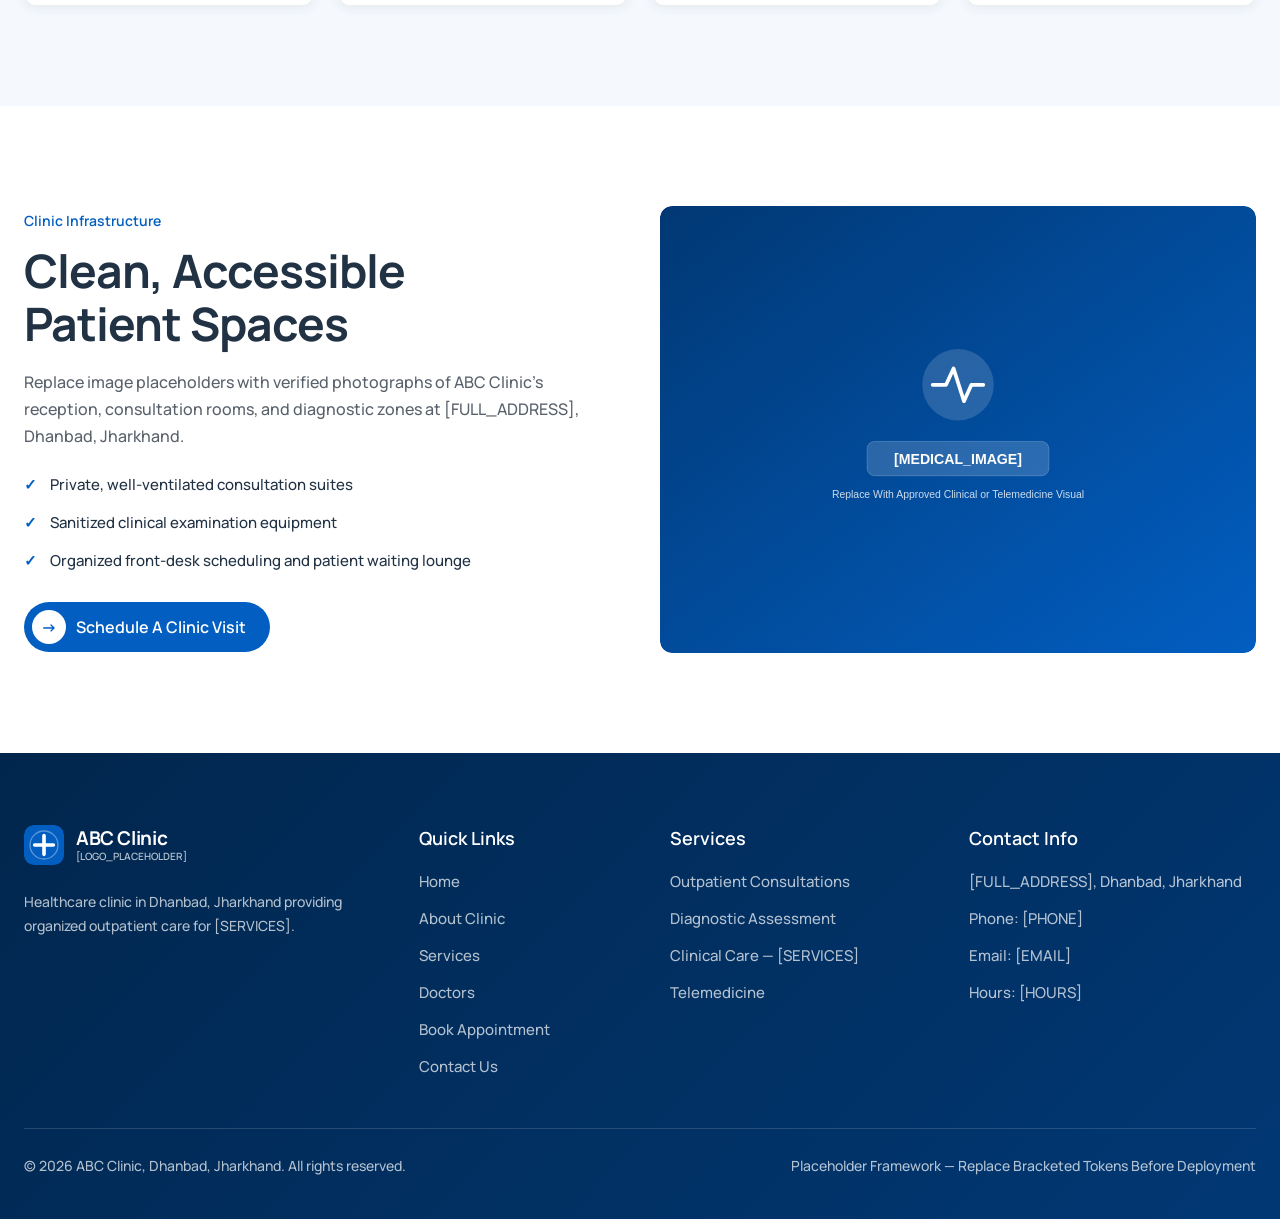
<file: pages/about.html>
<!doctype html>
<html lang="en">
  <head>
    <meta charset="UTF-8" />
    <meta name="viewport" content="width=device-width, initial-scale=1.0" />
    <title>About ABC Clinic | Dhanbad, Jharkhand</title>
    <meta
      name="description"
      content="Learn about ABC Clinic in Dhanbad, Jharkhand — our patient care standards, clinical infrastructure, and dedicated healthcare team."
    />
    <link rel="preconnect" href="https://fonts.googleapis.com" />
    <link rel="preconnect" href="https://fonts.gstatic.com" crossorigin />
    <link
      href="https://fonts.googleapis.com/css2?family=Manrope:wght@400;500;600;700;800&display=swap"
      rel="stylesheet"
    />
    <link rel="stylesheet" href="../css/style.css" />
    <link rel="stylesheet" href="../css/components.css" />
    <link rel="stylesheet" href="../css/animations.css" />
    <link rel="stylesheet" href="../css/responsive.css" />
  </head>
  <body>
    <header class="site-header">
      <div class="top-bar">
        <div class="container top-bar__inner">
          <div class="top-bar__group">
            <span class="top-bar__item">Dhanbad, Jharkhand</span>
            <span class="top-bar__item">Hours: [HOURS]</span>
          </div>
          <div class="top-bar__group">
            <a class="top-bar__item" href="tel:[PHONE]"><span class="top-bar__accent">Helpline:</span> [PHONE]</a>
            <a class="top-bar__item" href="mailto:[EMAIL]">[EMAIL]</a>
            <a class="top-bar__item" href="appointment.html#telemedicine">Telemedicine</a>
          </div>
        </div>
      </div>

      <div class="main-nav-bar">
        <div class="container nav-bar__inner">
          <a href="../index.html" class="brand-link" aria-label="ABC Clinic Home">
            <img src="../assets/images/logo/logo-placeholder.svg" alt="[LOGO_PLACEHOLDER]" class="brand-link__img" />
            <span class="brand-link__text">
              <span class="brand-link__name">ABC Clinic</span>
              <span class="brand-link__token">[LOGO_PLACEHOLDER]</span>
            </span>
          </a>

          <nav class="nav-menu" aria-label="Primary Navigation">
            <div class="nav-item"><a href="../index.html" class="nav-link">Home</a></div>
            <div class="nav-item">
              <a href="about.html" class="nav-link is-active" aria-current="page" data-dropdown-trigger>About ▾</a>
              <div class="dropdown-panel">
                <div class="dropdown-panel__box">
                  <a href="about.html" class="dropdown-link">About ABC Clinic →</a>
                  <a href="about.html#why-choose" class="dropdown-link">Why Choose Us →</a>
                  <a href="about.html#infrastructure" class="dropdown-link">Clinic Infrastructure →</a>
                </div>
              </div>
            </div>
            <div class="nav-item">
              <a href="services.html" class="nav-link" data-dropdown-trigger>Services ▾</a>
              <div class="dropdown-panel">
                <div class="dropdown-panel__box">
                  <a href="services.html" class="dropdown-link">All Services — [SERVICES] →</a>
                  <a href="services.html#consultations" class="dropdown-link">Outpatient Consultations →</a>
                  <a href="services.html#diagnostics" class="dropdown-link">Diagnostic Assessment →</a>
                  <a href="appointment.html#telemedicine" class="dropdown-link">Telemedicine →</a>
                </div>
              </div>
            </div>
            <div class="nav-item"><a href="doctors.html" class="nav-link">Doctors</a></div>
            <div class="nav-item"><a href="contact.html" class="nav-link">Contact</a></div>
          </nav>

          <div class="nav-actions">
            <a href="appointment.html" class="primary-btn">
              <span class="primary-btn__icon" aria-hidden="true">→</span>
              <span>Book Appointment</span>
            </a>
            <button type="button" class="mobile-menu-toggle" data-mobile-toggle aria-expanded="false" aria-label="Open navigation menu">☰</button>
          </div>
        </div>
      </div>

      <div class="mobile-drawer" data-mobile-drawer>
        <div class="mobile-drawer__inner">
          <a href="../index.html" class="mobile-nav-link">Home</a>
          <a href="about.html" class="mobile-nav-link is-active">About ABC Clinic</a>
          <a href="services.html" class="mobile-nav-link">Services — [SERVICES]</a>
          <a href="doctors.html" class="mobile-nav-link">Doctors</a>
          <a href="contact.html" class="mobile-nav-link">Contact</a>
          <a href="appointment.html" class="primary-btn" style="margin-top: 10px;">
            <span class="primary-btn__icon" aria-hidden="true">→</span>
            <span>Book Appointment</span>
          </a>
        </div>
      </div>
    </header>

    <main>
      <section class="navy-gradient page-hero">
        <div class="container">
          <div class="page-hero__inner">
            <p class="breadcrumb"><a href="../index.html">Home</a> / About ABC Clinic</p>
            <h1 class="heading-hero text-white">About ABC Clinic in Dhanbad, Jharkhand</h1>
            <p class="lead-text text-white-muted">
              Committed to organized, transparent, and patient-focused clinical care for [SERVICES].
              Replace placeholder narratives with verified institutional history.
            </p>
          </div>
        </div>
      </section>

      <section class="section section--white">
        <div class="container grid-2">
          <div class="reveal">
            <img src="../assets/images/clinic/clinic-image-placeholder.svg" alt="[CLINIC_IMAGE]" style="border-radius: 12px;" />
          </div>
          <div class="reveal reveal-delay-2">
            <p class="kicker">Our Care Philosophy</p>
            <h2 class="heading-section">Structured Clinical Practice Centered Around Every Patient</h2>
            <p class="lead-text">
              ABC Clinic serves individuals and families across Dhanbad, Jharkhand under the clinical
              leadership of [DOCTOR_NAME] ([DOCTOR_QUALIFICATION]).
            </p>
            <p class="lead-text">
              [CLINIC_HISTORY_PLACEHOLDER] — Update this copy with ABC Clinic's verified founding
              overview, quality standards, and local healthcare mission.
            </p>
            <div class="grid-2" style="gap: 16px; margin-top: 24px;">
              <div class="stat-card" style="background: var(--color-light);">
                <h3 class="heading-sub">Our Mission</h3>
                <p class="stat-card__note" style="margin-top: 8px;">
                  Deliver dependable clinical consultations and structured follow-ups for [SERVICES].
                </p>
              </div>
              <div class="stat-card" style="background: var(--color-light);">
                <h3 class="heading-sub">Our Vision</h3>
                <p class="stat-card__note" style="margin-top: 8px;">
                  Serve as a trusted neighborhood healthcare clinic in Dhanbad, Jharkhand.
                </p>
              </div>
            </div>
          </div>
        </div>
      </section>

      <section id="why-choose" class="section section--light">
        <div class="container">
          <p class="kicker">Why Choose Us</p>
          <h2 class="heading-section" style="margin-bottom: 40px;">Clinical Standards &amp; Metrics</h2>
          <div class="grid-4">
            <div class="clinic-card reveal reveal-delay-1">
              <p class="stat-card__value">[STATISTIC_VALUE]</p>
              <h3 class="heading-sub" style="margin-top: 10px;">Clinical Consultations</h3>
              <p class="stat-card__note" style="margin-top: 6px;">Replace with verified metric</p>
            </div>
            <div class="clinic-card reveal reveal-delay-2">
              <p class="stat-card__value">[STATISTIC_VALUE]</p>
              <h3 class="heading-sub" style="margin-top: 10px;">Years in Practice</h3>
              <p class="stat-card__note" style="margin-top: 6px;">Replace with verified timeline</p>
            </div>
            <div class="clinic-card reveal reveal-delay-3">
              <p class="stat-card__value">[STATISTIC_VALUE]</p>
              <h3 class="heading-sub" style="margin-top: 10px;">Clinical Services</h3>
              <p class="stat-card__note" style="margin-top: 6px;">Finalized [SERVICES] count</p>
            </div>
            <div class="clinic-card reveal reveal-delay-4">
              <p class="stat-card__value">[STATISTIC_VALUE]</p>
              <h3 class="heading-sub" style="margin-top: 10px;">Care Team Members</h3>
              <p class="stat-card__note" style="margin-top: 6px;">Replace with verified staff count</p>
            </div>
          </div>
        </div>
      </section>

      <section id="infrastructure" class="section section--white">
        <div class="container grid-2">
          <div class="reveal">
            <p class="kicker">Clinic Infrastructure</p>
            <h2 class="heading-section">Clean, Accessible Patient Spaces</h2>
            <p class="lead-text">
              Replace image placeholders with verified photographs of ABC Clinic's reception,
              consultation rooms, and diagnostic zones at [FULL_ADDRESS], Dhanbad, Jharkhand.
            </p>
            <ul class="check-list">
              <li>Private, well-ventilated consultation suites</li>
              <li>Sanitized clinical examination equipment</li>
              <li>Organized front-desk scheduling and patient waiting lounge</li>
            </ul>
            <div class="btn-group">
              <a href="appointment.html" class="primary-btn">
                <span class="primary-btn__icon" aria-hidden="true">→</span>
                <span>Schedule a Clinic Visit</span>
              </a>
            </div>
          </div>
          <div class="reveal reveal-delay-2">
            <img src="../assets/images/placeholders/medical-image-placeholder.svg" alt="[MEDICAL_IMAGE]" loading="lazy" style="border-radius: 12px;" />
          </div>
        </div>
      </section>
    </main>

    <footer class="site-footer navy-gradient">
      <div class="container">
        <div class="footer-grid">
          <div>
            <a href="../index.html" class="brand-link brand-link--light">
              <img src="../assets/images/logo/logo-placeholder.svg" alt="[LOGO_PLACEHOLDER]" class="brand-link__img" />
              <span class="brand-link__text">
                <span class="brand-link__name">ABC Clinic</span>
                <span class="brand-link__token">[LOGO_PLACEHOLDER]</span>
              </span>
            </a>
            <p class="lead-text text-white-muted" style="font-size: 14px; line-height: 24px;">
              Healthcare clinic in Dhanbad, Jharkhand providing organized outpatient care for [SERVICES].
            </p>
          </div>
          <div>
            <h3 class="footer-heading">Quick Links</h3>
            <ul class="footer-links">
              <li><a href="../index.html">Home</a></li>
              <li><a href="about.html">About Clinic</a></li>
              <li><a href="services.html">Services</a></li>
              <li><a href="doctors.html">Doctors</a></li>
              <li><a href="appointment.html">Book Appointment</a></li>
              <li><a href="contact.html">Contact Us</a></li>
            </ul>
          </div>
          <div>
            <h3 class="footer-heading">Services</h3>
            <ul class="footer-links">
              <li><a href="services.html#consultations">Outpatient Consultations</a></li>
              <li><a href="services.html#diagnostics">Diagnostic Assessment</a></li>
              <li><a href="services.html">Clinical Care — [SERVICES]</a></li>
              <li><a href="appointment.html#telemedicine">Telemedicine</a></li>
            </ul>
          </div>
          <div>
            <h3 class="footer-heading">Contact Info</h3>
            <ul class="footer-links">
              <li>[FULL_ADDRESS], Dhanbad, Jharkhand</li>
              <li><a href="tel:[PHONE]">Phone: [PHONE]</a></li>
              <li><a href="mailto:[EMAIL]">Email: [EMAIL]</a></li>
              <li>Hours: [HOURS]</li>
            </ul>
          </div>
        </div>
        <div class="footer-bottom">
          <span>© 2026 ABC Clinic, Dhanbad, Jharkhand. All rights reserved.</span>
          <span>Placeholder Framework — Replace Bracketed Tokens Before Deployment</span>
        </div>
      </div>
    </footer>

    <div class="floating-actions">
      <a href="https://wa.me/[WHATSAPP_NUMBER]?text=Hello%20ABC%20Clinic" target="_blank" rel="noopener noreferrer" class="float-btn float-btn--whatsapp" aria-label="WhatsApp ABC Clinic">WA</a>
      <button type="button" class="float-btn float-btn--top" data-back-to-top aria-label="Back to top">↑</button>
    </div>

    <script src="../js/navigation.js"></script>
    <script src="../js/animations.js"></script>
    <script src="../js/forms.js"></script>
    <script src="../js/main.js"></script>
  </body>
</html>
</file>
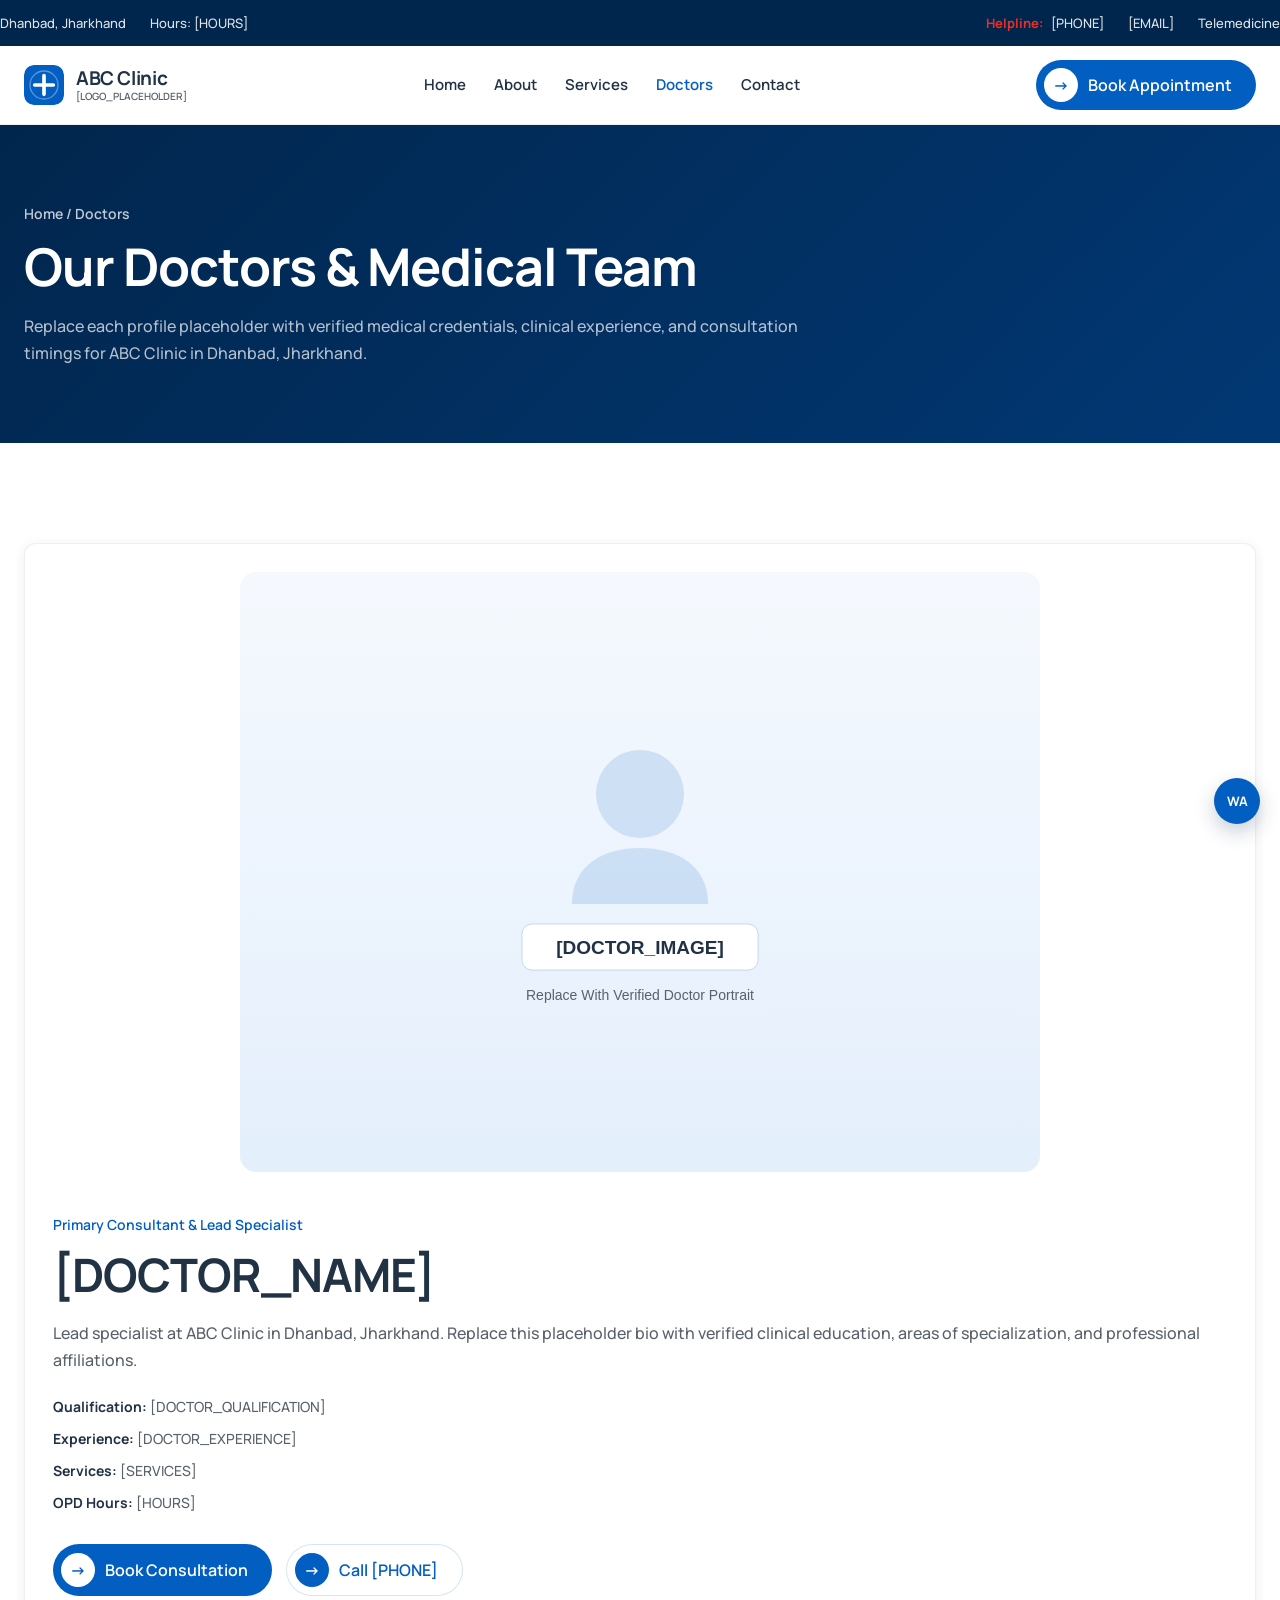
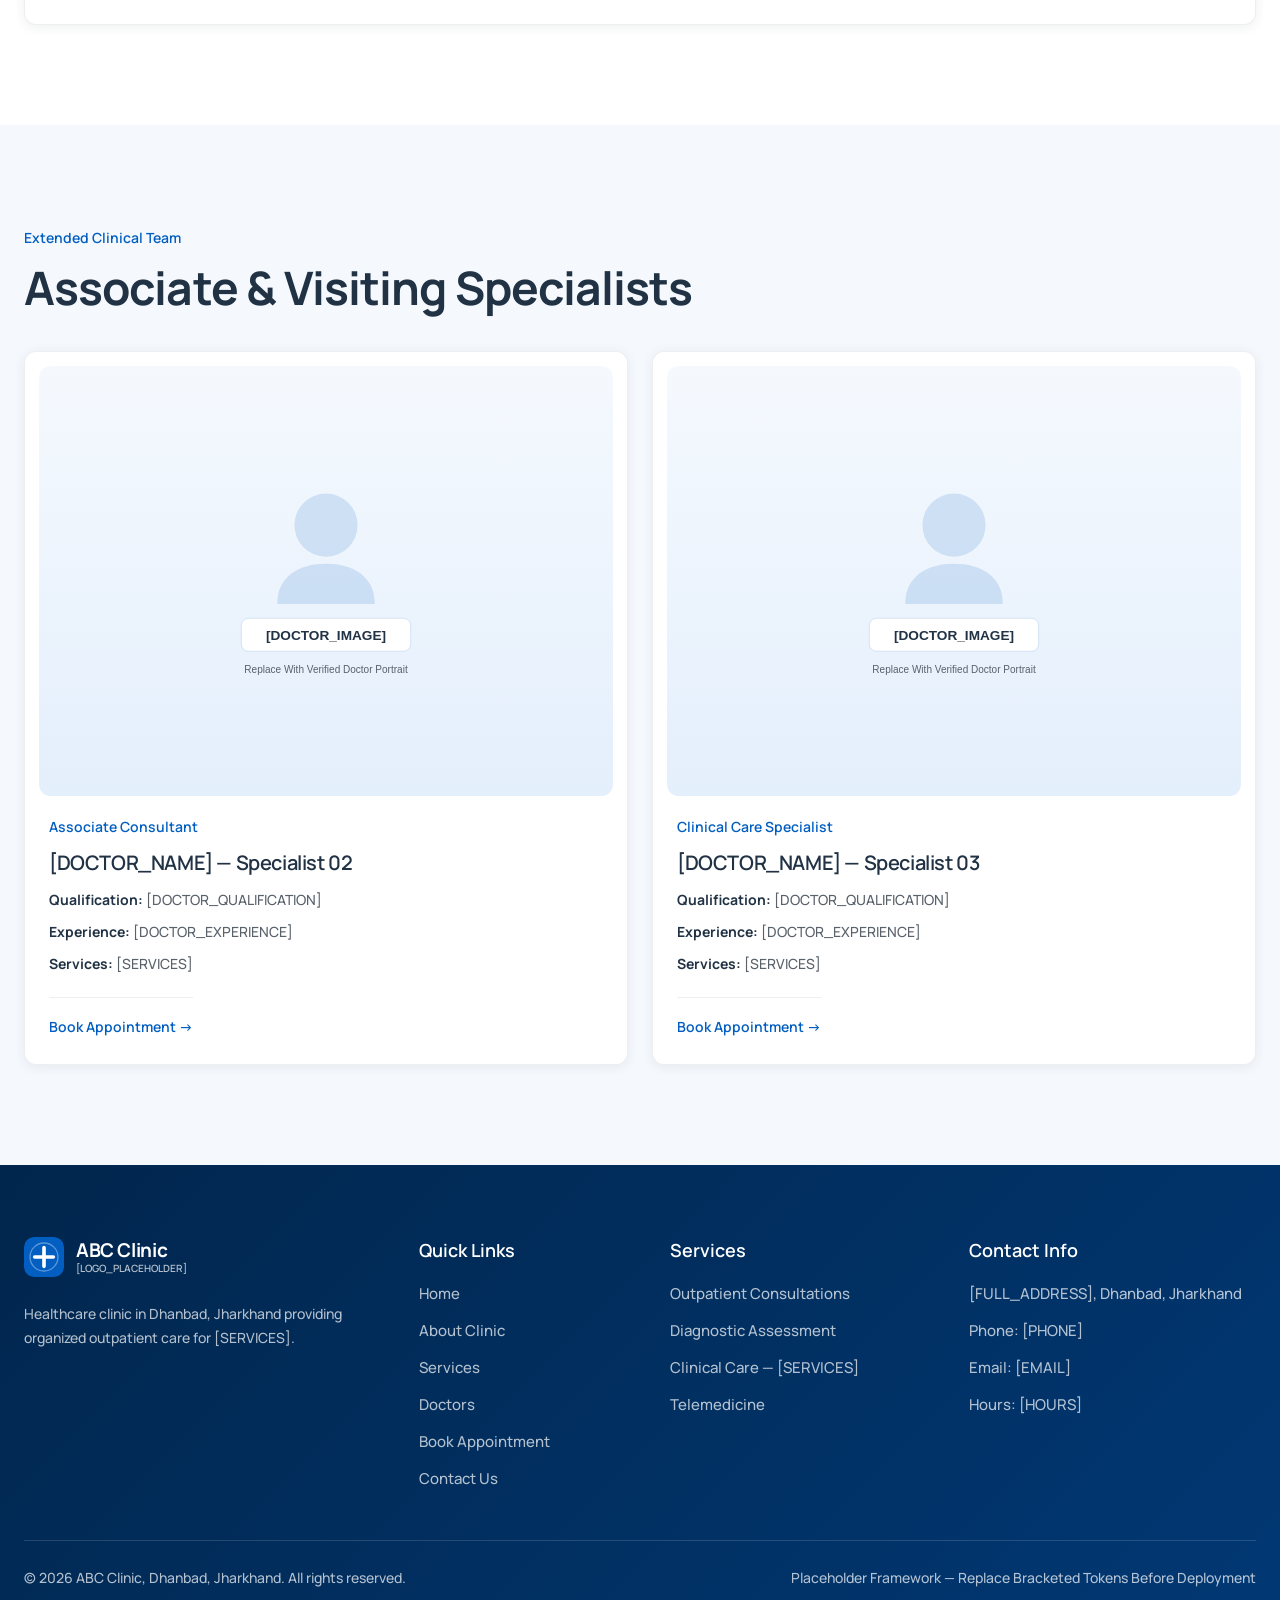
<file: pages/doctors.html>
<!doctype html>
<html lang="en">
  <head>
    <meta charset="UTF-8" />
    <meta name="viewport" content="width=device-width, initial-scale=1.0" />
    <title>Doctors &amp; Specialists | ABC Clinic, Dhanbad</title>
    <meta
      name="description"
      content="Meet the doctors and clinical care specialists at ABC Clinic in Dhanbad, Jharkhand."
    />
    <link rel="preconnect" href="https://fonts.googleapis.com" />
    <link rel="preconnect" href="https://fonts.gstatic.com" crossorigin />
    <link
      href="https://fonts.googleapis.com/css2?family=Manrope:wght@400;500;600;700;800&display=swap"
      rel="stylesheet"
    />
    <link rel="stylesheet" href="../css/style.css" />
    <link rel="stylesheet" href="../css/components.css" />
    <link rel="stylesheet" href="../css/animations.css" />
    <link rel="stylesheet" href="../css/responsive.css" />
  </head>
  <body>
    <header class="site-header">
      <div class="top-bar">
        <div class="container top-bar__inner">
          <div class="top-bar__group">
            <span class="top-bar__item">Dhanbad, Jharkhand</span>
            <span class="top-bar__item">Hours: [HOURS]</span>
          </div>
          <div class="top-bar__group">
            <a class="top-bar__item" href="tel:[PHONE]"><span class="top-bar__accent">Helpline:</span> [PHONE]</a>
            <a class="top-bar__item" href="mailto:[EMAIL]">[EMAIL]</a>
            <a class="top-bar__item" href="appointment.html#telemedicine">Telemedicine</a>
          </div>
        </div>
      </div>

      <div class="main-nav-bar">
        <div class="container nav-bar__inner">
          <a href="../index.html" class="brand-link" aria-label="ABC Clinic Home">
            <img src="../assets/images/logo/logo-placeholder.svg" alt="[LOGO_PLACEHOLDER]" class="brand-link__img" />
            <span class="brand-link__text">
              <span class="brand-link__name">ABC Clinic</span>
              <span class="brand-link__token">[LOGO_PLACEHOLDER]</span>
            </span>
          </a>

          <nav class="nav-menu" aria-label="Primary Navigation">
            <div class="nav-item"><a href="../index.html" class="nav-link">Home</a></div>
            <div class="nav-item"><a href="about.html" class="nav-link">About</a></div>
            <div class="nav-item"><a href="services.html" class="nav-link">Services</a></div>
            <div class="nav-item"><a href="doctors.html" class="nav-link is-active" aria-current="page">Doctors</a></div>
            <div class="nav-item"><a href="contact.html" class="nav-link">Contact</a></div>
          </nav>

          <div class="nav-actions">
            <a href="appointment.html" class="primary-btn">
              <span class="primary-btn__icon" aria-hidden="true">→</span>
              <span>Book Appointment</span>
            </a>
            <button type="button" class="mobile-menu-toggle" data-mobile-toggle aria-expanded="false" aria-label="Open navigation menu">☰</button>
          </div>
        </div>
      </div>

      <div class="mobile-drawer" data-mobile-drawer>
        <div class="mobile-drawer__inner">
          <a href="../index.html" class="mobile-nav-link">Home</a>
          <a href="about.html" class="mobile-nav-link">About ABC Clinic</a>
          <a href="services.html" class="mobile-nav-link">Services — [SERVICES]</a>
          <a href="doctors.html" class="mobile-nav-link is-active">Doctors</a>
          <a href="contact.html" class="mobile-nav-link">Contact</a>
          <a href="appointment.html" class="primary-btn" style="margin-top: 10px;">
            <span class="primary-btn__icon" aria-hidden="true">→</span>
            <span>Book Appointment</span>
          </a>
        </div>
      </div>
    </header>

    <main>
      <section class="navy-gradient page-hero">
        <div class="container">
          <div class="page-hero__inner">
            <p class="breadcrumb"><a href="../index.html">Home</a> / Doctors</p>
            <h1 class="heading-hero text-white">Our Doctors &amp; Medical Team</h1>
            <p class="lead-text text-white-muted">
              Replace each profile placeholder with verified medical credentials, clinical
              experience, and consultation timings for ABC Clinic in Dhanbad, Jharkhand.
            </p>
          </div>
        </div>
      </section>

      <section class="section section--white">
        <div class="container">
          <article class="clinic-card grid-2 reveal">
            <div>
              <img src="../assets/images/doctors/doctor-image-placeholder.svg" alt="[DOCTOR_IMAGE]" style="border-radius: 12px;" />
            </div>
            <div>
              <p class="kicker">Primary Consultant &amp; Lead Specialist</p>
              <h2 class="heading-section">[DOCTOR_NAME]</h2>
              <p class="lead-text">
                Lead specialist at ABC Clinic in Dhanbad, Jharkhand. Replace this placeholder bio
                with verified clinical education, areas of specialization, and professional
                affiliations.
              </p>
              <div class="doctor-card__meta" style="margin-top: 20px;">
                <span><strong>Qualification:</strong> [DOCTOR_QUALIFICATION]</span>
                <span><strong>Experience:</strong> [DOCTOR_EXPERIENCE]</span>
                <span><strong>Services:</strong> [SERVICES]</span>
                <span><strong>OPD Hours:</strong> [HOURS]</span>
              </div>
              <div class="btn-group">
                <a href="appointment.html" class="primary-btn">
                  <span class="primary-btn__icon" aria-hidden="true">→</span>
                  <span>Book Consultation</span>
                </a>
                <a href="tel:[PHONE]" class="primary-btn white">
                  <span class="primary-btn__icon" aria-hidden="true">→</span>
                  <span>Call [PHONE]</span>
                </a>
              </div>
            </div>
          </article>
        </div>
      </section>

      <section class="section section--light">
        <div class="container">
          <p class="kicker">Extended Clinical Team</p>
          <h2 class="heading-section" style="margin-bottom: 36px;">Associate &amp; Visiting Specialists</h2>
          <div class="grid-2" style="gap: 24px;">
            <article class="clinic-card doctor-card reveal reveal-delay-1">
              <img src="../assets/images/doctors/doctor-image-placeholder.svg" alt="[DOCTOR_IMAGE]" class="doctor-card__img" loading="lazy" />
              <div class="doctor-card__body">
                <p class="kicker">Associate Consultant</p>
                <h3 class="heading-sub">[DOCTOR_NAME] — Specialist 02</h3>
                <div class="doctor-card__meta">
                  <span><strong>Qualification:</strong> [DOCTOR_QUALIFICATION]</span>
                  <span><strong>Experience:</strong> [DOCTOR_EXPERIENCE]</span>
                  <span><strong>Services:</strong> [SERVICES]</span>
                </div>
                <a href="appointment.html" class="card-link">Book Appointment →</a>
              </div>
            </article>

            <article class="clinic-card doctor-card reveal reveal-delay-2">
              <img src="../assets/images/doctors/doctor-image-placeholder.svg" alt="[DOCTOR_IMAGE]" class="doctor-card__img" loading="lazy" />
              <div class="doctor-card__body">
                <p class="kicker">Clinical Care Specialist</p>
                <h3 class="heading-sub">[DOCTOR_NAME] — Specialist 03</h3>
                <div class="doctor-card__meta">
                  <span><strong>Qualification:</strong> [DOCTOR_QUALIFICATION]</span>
                  <span><strong>Experience:</strong> [DOCTOR_EXPERIENCE]</span>
                  <span><strong>Services:</strong> [SERVICES]</span>
                </div>
                <a href="appointment.html" class="card-link">Book Appointment →</a>
              </div>
            </article>
          </div>
        </div>
      </section>
    </main>

    <footer class="site-footer navy-gradient">
      <div class="container">
        <div class="footer-grid">
          <div>
            <a href="../index.html" class="brand-link brand-link--light">
              <img src="../assets/images/logo/logo-placeholder.svg" alt="[LOGO_PLACEHOLDER]" class="brand-link__img" />
              <span class="brand-link__text">
                <span class="brand-link__name">ABC Clinic</span>
                <span class="brand-link__token">[LOGO_PLACEHOLDER]</span>
              </span>
            </a>
            <p class="lead-text text-white-muted" style="font-size: 14px; line-height: 24px;">
              Healthcare clinic in Dhanbad, Jharkhand providing organized outpatient care for [SERVICES].
            </p>
          </div>
          <div>
            <h3 class="footer-heading">Quick Links</h3>
            <ul class="footer-links">
              <li><a href="../index.html">Home</a></li>
              <li><a href="about.html">About Clinic</a></li>
              <li><a href="services.html">Services</a></li>
              <li><a href="doctors.html">Doctors</a></li>
              <li><a href="appointment.html">Book Appointment</a></li>
              <li><a href="contact.html">Contact Us</a></li>
            </ul>
          </div>
          <div>
            <h3 class="footer-heading">Services</h3>
            <ul class="footer-links">
              <li><a href="services.html#consultations">Outpatient Consultations</a></li>
              <li><a href="services.html#diagnostics">Diagnostic Assessment</a></li>
              <li><a href="services.html">Clinical Care — [SERVICES]</a></li>
              <li><a href="appointment.html#telemedicine">Telemedicine</a></li>
            </ul>
          </div>
          <div>
            <h3 class="footer-heading">Contact Info</h3>
            <ul class="footer-links">
              <li>[FULL_ADDRESS], Dhanbad, Jharkhand</li>
              <li><a href="tel:[PHONE]">Phone: [PHONE]</a></li>
              <li><a href="mailto:[EMAIL]">Email: [EMAIL]</a></li>
              <li>Hours: [HOURS]</li>
            </ul>
          </div>
        </div>
        <div class="footer-bottom">
          <span>© 2026 ABC Clinic, Dhanbad, Jharkhand. All rights reserved.</span>
          <span>Placeholder Framework — Replace Bracketed Tokens Before Deployment</span>
        </div>
      </div>
    </footer>

    <div class="floating-actions">
      <a href="https://wa.me/[WHATSAPP_NUMBER]?text=Hello%20ABC%20Clinic" target="_blank" rel="noopener noreferrer" class="float-btn float-btn--whatsapp" aria-label="WhatsApp ABC Clinic">WA</a>
      <button type="button" class="float-btn float-btn--top" data-back-to-top aria-label="Back to top">↑</button>
    </div>

    <script src="../js/navigation.js"></script>
    <script src="../js/animations.js"></script>
    <script src="../js/forms.js"></script>
    <script src="../js/main.js"></script>
  </body>
</html>
</file>
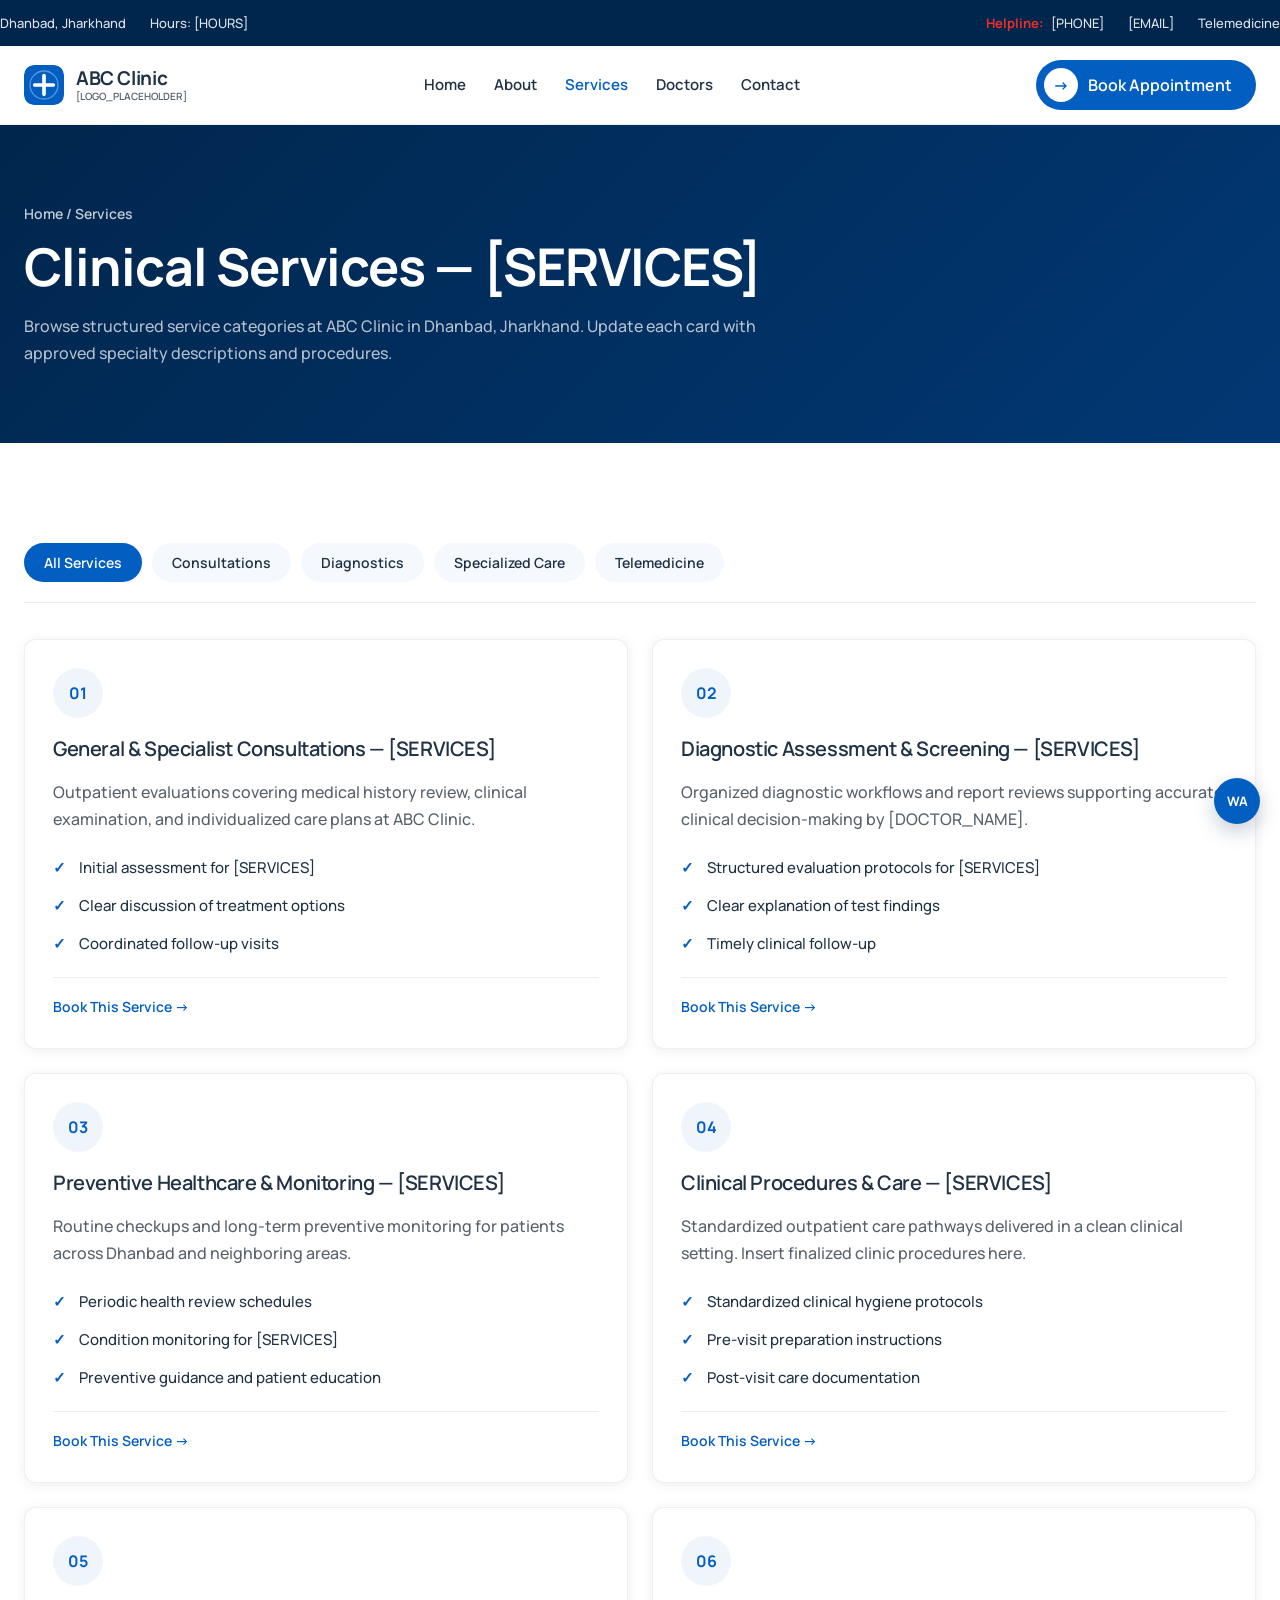
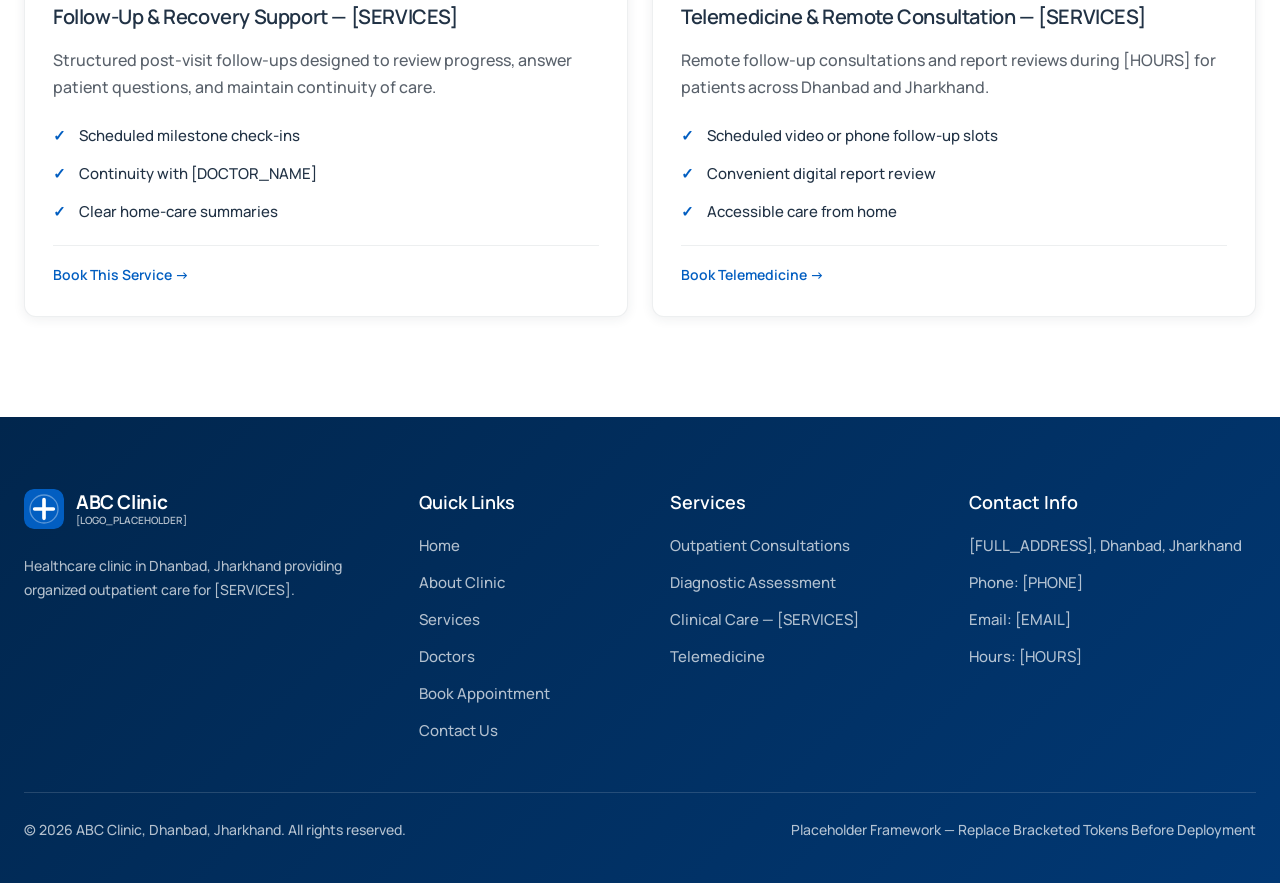
<file: pages/services.html>
<!doctype html>
<html lang="en">
  <head>
    <meta charset="UTF-8" />
    <meta name="viewport" content="width=device-width, initial-scale=1.0" />
    <title>Services — [SERVICES] | ABC Clinic, Dhanbad</title>
    <meta
      name="description"
      content="Explore medical consultations, diagnostics, preventive care, and telemedicine services ([SERVICES]) at ABC Clinic in Dhanbad, Jharkhand."
    />
    <link rel="preconnect" href="https://fonts.googleapis.com" />
    <link rel="preconnect" href="https://fonts.gstatic.com" crossorigin />
    <link
      href="https://fonts.googleapis.com/css2?family=Manrope:wght@400;500;600;700;800&display=swap"
      rel="stylesheet"
    />
    <link rel="stylesheet" href="../css/style.css" />
    <link rel="stylesheet" href="../css/components.css" />
    <link rel="stylesheet" href="../css/animations.css" />
    <link rel="stylesheet" href="../css/responsive.css" />
  </head>
  <body>
    <header class="site-header">
      <div class="top-bar">
        <div class="container top-bar__inner">
          <div class="top-bar__group">
            <span class="top-bar__item">Dhanbad, Jharkhand</span>
            <span class="top-bar__item">Hours: [HOURS]</span>
          </div>
          <div class="top-bar__group">
            <a class="top-bar__item" href="tel:[PHONE]"><span class="top-bar__accent">Helpline:</span> [PHONE]</a>
            <a class="top-bar__item" href="mailto:[EMAIL]">[EMAIL]</a>
            <a class="top-bar__item" href="appointment.html#telemedicine">Telemedicine</a>
          </div>
        </div>
      </div>

      <div class="main-nav-bar">
        <div class="container nav-bar__inner">
          <a href="../index.html" class="brand-link" aria-label="ABC Clinic Home">
            <img src="../assets/images/logo/logo-placeholder.svg" alt="[LOGO_PLACEHOLDER]" class="brand-link__img" />
            <span class="brand-link__text">
              <span class="brand-link__name">ABC Clinic</span>
              <span class="brand-link__token">[LOGO_PLACEHOLDER]</span>
            </span>
          </a>

          <nav class="nav-menu" aria-label="Primary Navigation">
            <div class="nav-item"><a href="../index.html" class="nav-link">Home</a></div>
            <div class="nav-item"><a href="about.html" class="nav-link">About</a></div>
            <div class="nav-item"><a href="services.html" class="nav-link is-active" aria-current="page">Services</a></div>
            <div class="nav-item"><a href="doctors.html" class="nav-link">Doctors</a></div>
            <div class="nav-item"><a href="contact.html" class="nav-link">Contact</a></div>
          </nav>

          <div class="nav-actions">
            <a href="appointment.html" class="primary-btn">
              <span class="primary-btn__icon" aria-hidden="true">→</span>
              <span>Book Appointment</span>
            </a>
            <button type="button" class="mobile-menu-toggle" data-mobile-toggle aria-expanded="false" aria-label="Open navigation menu">☰</button>
          </div>
        </div>
      </div>

      <div class="mobile-drawer" data-mobile-drawer>
        <div class="mobile-drawer__inner">
          <a href="../index.html" class="mobile-nav-link">Home</a>
          <a href="about.html" class="mobile-nav-link">About ABC Clinic</a>
          <a href="services.html" class="mobile-nav-link is-active">Services — [SERVICES]</a>
          <a href="doctors.html" class="mobile-nav-link">Doctors</a>
          <a href="contact.html" class="mobile-nav-link">Contact</a>
          <a href="appointment.html" class="primary-btn" style="margin-top: 10px;">
            <span class="primary-btn__icon" aria-hidden="true">→</span>
            <span>Book Appointment</span>
          </a>
        </div>
      </div>
    </header>

    <main>
      <section class="navy-gradient page-hero">
        <div class="container">
          <div class="page-hero__inner">
            <p class="breadcrumb"><a href="../index.html">Home</a> / Services</p>
            <h1 class="heading-hero text-white">Clinical Services — [SERVICES]</h1>
            <p class="lead-text text-white-muted">
              Browse structured service categories at ABC Clinic in Dhanbad, Jharkhand. Update each
              card with approved specialty descriptions and procedures.
            </p>
          </div>
        </div>
      </section>

      <section class="section section--white">
        <div class="container">
          <div class="filter-tabs" data-service-filters role="tablist" aria-label="Filter clinic services">
            <button type="button" class="filter-tab is-active" data-filter="all" role="tab" aria-selected="true">All Services</button>
            <button type="button" class="filter-tab" data-filter="consultations" role="tab" aria-selected="false">Consultations</button>
            <button type="button" class="filter-tab" data-filter="diagnostics" role="tab" aria-selected="false">Diagnostics</button>
            <button type="button" class="filter-tab" data-filter="specialized" role="tab" aria-selected="false">Specialized Care</button>
            <button type="button" class="filter-tab" data-filter="telemedicine" role="tab" aria-selected="false">Telemedicine</button>
          </div>

          <div class="grid-2" style="gap: 24px; align-items: stretch;">
            <article id="consultations" class="clinic-card" data-service-card="consultations">
              <div>
                <div class="icon-disc">01</div>
                <h2 class="heading-sub">General &amp; Specialist Consultations — [SERVICES]</h2>
                <p class="lead-text">
                  Outpatient evaluations covering medical history review, clinical examination, and
                  individualized care plans at ABC Clinic.
                </p>
                <ul class="check-list">
                  <li>Initial assessment for [SERVICES]</li>
                  <li>Clear discussion of treatment options</li>
                  <li>Coordinated follow-up visits</li>
                </ul>
              </div>
              <a href="appointment.html" class="card-link">Book This Service →</a>
            </article>

            <article id="diagnostics" class="clinic-card" data-service-card="diagnostics">
              <div>
                <div class="icon-disc">02</div>
                <h2 class="heading-sub">Diagnostic Assessment &amp; Screening — [SERVICES]</h2>
                <p class="lead-text">
                  Organized diagnostic workflows and report reviews supporting accurate clinical
                  decision-making by [DOCTOR_NAME].
                </p>
                <ul class="check-list">
                  <li>Structured evaluation protocols for [SERVICES]</li>
                  <li>Clear explanation of test findings</li>
                  <li>Timely clinical follow-up</li>
                </ul>
              </div>
              <a href="appointment.html" class="card-link">Book This Service →</a>
            </article>

            <article class="clinic-card" data-service-card="specialized">
              <div>
                <div class="icon-disc">03</div>
                <h2 class="heading-sub">Preventive Healthcare &amp; Monitoring — [SERVICES]</h2>
                <p class="lead-text">
                  Routine checkups and long-term preventive monitoring for patients across Dhanbad
                  and neighboring areas.
                </p>
                <ul class="check-list">
                  <li>Periodic health review schedules</li>
                  <li>Condition monitoring for [SERVICES]</li>
                  <li>Preventive guidance and patient education</li>
                </ul>
              </div>
              <a href="appointment.html" class="card-link">Book This Service →</a>
            </article>

            <article class="clinic-card" data-service-card="specialized">
              <div>
                <div class="icon-disc">04</div>
                <h2 class="heading-sub">Clinical Procedures &amp; Care — [SERVICES]</h2>
                <p class="lead-text">
                  Standardized outpatient care pathways delivered in a clean clinical setting.
                  Insert finalized clinic procedures here.
                </p>
                <ul class="check-list">
                  <li>Standardized clinical hygiene protocols</li>
                  <li>Pre-visit preparation instructions</li>
                  <li>Post-visit care documentation</li>
                </ul>
              </div>
              <a href="appointment.html" class="card-link">Book This Service →</a>
            </article>

            <article class="clinic-card" data-service-card="consultations">
              <div>
                <div class="icon-disc">05</div>
                <h2 class="heading-sub">Follow-Up &amp; Recovery Support — [SERVICES]</h2>
                <p class="lead-text">
                  Structured post-visit follow-ups designed to review progress, answer patient
                  questions, and maintain continuity of care.
                </p>
                <ul class="check-list">
                  <li>Scheduled milestone check-ins</li>
                  <li>Continuity with [DOCTOR_NAME]</li>
                  <li>Clear home-care summaries</li>
                </ul>
              </div>
              <a href="appointment.html" class="card-link">Book This Service →</a>
            </article>

            <article class="clinic-card" data-service-card="telemedicine">
              <div>
                <div class="icon-disc">06</div>
                <h2 class="heading-sub">Telemedicine &amp; Remote Consultation — [SERVICES]</h2>
                <p class="lead-text">
                  Remote follow-up consultations and report reviews during [HOURS] for patients
                  across Dhanbad and Jharkhand.
                </p>
                <ul class="check-list">
                  <li>Scheduled video or phone follow-up slots</li>
                  <li>Convenient digital report review</li>
                  <li>Accessible care from home</li>
                </ul>
              </div>
              <a href="appointment.html#telemedicine" class="card-link">Book Telemedicine →</a>
            </article>
          </div>
        </div>
      </section>
    </main>

    <footer class="site-footer navy-gradient">
      <div class="container">
        <div class="footer-grid">
          <div>
            <a href="../index.html" class="brand-link brand-link--light">
              <img src="../assets/images/logo/logo-placeholder.svg" alt="[LOGO_PLACEHOLDER]" class="brand-link__img" />
              <span class="brand-link__text">
                <span class="brand-link__name">ABC Clinic</span>
                <span class="brand-link__token">[LOGO_PLACEHOLDER]</span>
              </span>
            </a>
            <p class="lead-text text-white-muted" style="font-size: 14px; line-height: 24px;">
              Healthcare clinic in Dhanbad, Jharkhand providing organized outpatient care for [SERVICES].
            </p>
          </div>
          <div>
            <h3 class="footer-heading">Quick Links</h3>
            <ul class="footer-links">
              <li><a href="../index.html">Home</a></li>
              <li><a href="about.html">About Clinic</a></li>
              <li><a href="services.html">Services</a></li>
              <li><a href="doctors.html">Doctors</a></li>
              <li><a href="appointment.html">Book Appointment</a></li>
              <li><a href="contact.html">Contact Us</a></li>
            </ul>
          </div>
          <div>
            <h3 class="footer-heading">Services</h3>
            <ul class="footer-links">
              <li><a href="services.html#consultations">Outpatient Consultations</a></li>
              <li><a href="services.html#diagnostics">Diagnostic Assessment</a></li>
              <li><a href="services.html">Clinical Care — [SERVICES]</a></li>
              <li><a href="appointment.html#telemedicine">Telemedicine</a></li>
            </ul>
          </div>
          <div>
            <h3 class="footer-heading">Contact Info</h3>
            <ul class="footer-links">
              <li>[FULL_ADDRESS], Dhanbad, Jharkhand</li>
              <li><a href="tel:[PHONE]">Phone: [PHONE]</a></li>
              <li><a href="mailto:[EMAIL]">Email: [EMAIL]</a></li>
              <li>Hours: [HOURS]</li>
            </ul>
          </div>
        </div>
        <div class="footer-bottom">
          <span>© 2026 ABC Clinic, Dhanbad, Jharkhand. All rights reserved.</span>
          <span>Placeholder Framework — Replace Bracketed Tokens Before Deployment</span>
        </div>
      </div>
    </footer>

    <div class="floating-actions">
      <a href="https://wa.me/[WHATSAPP_NUMBER]?text=Hello%20ABC%20Clinic" target="_blank" rel="noopener noreferrer" class="float-btn float-btn--whatsapp" aria-label="WhatsApp ABC Clinic">WA</a>
      <button type="button" class="float-btn float-btn--top" data-back-to-top aria-label="Back to top">↑</button>
    </div>

    <script src="../js/navigation.js"></script>
    <script src="../js/animations.js"></script>
    <script src="../js/forms.js"></script>
    <script src="../js/main.js"></script>
  </body>
</html>
</file>
<file: abc-clinic/css/style.css>
:root {
  /* Reference Design Tokens (DESIGN.md) */
  --color-primary: #025EC1;
  --color-primary-tint: rgba(2, 94, 193, 0.06);
  --color-primary-overlay: rgba(2, 94, 193, 0.71);
  --color-dark: #213245;
  --color-text: #59616B;
  --color-white: #FFFFFF;
  --color-white-muted: rgba(255, 255, 255, 0.7);
  --color-light: #F5F9FE;
  --color-light-gray: #F5F6F6;
  --color-red-accent: #ED2E27;
  --color-red-soft: rgba(237, 46, 39, 0.8);
  --color-navy-dark: #01264D;
  --color-navy-secondary: #013874;
  --color-gradient-yellow: #F9CE34;
  --color-gradient-pink: #EE2A7B;
  --color-gradient-purple: #6228D7;
  --input-border: #D1D8E0;

  /* Typography */
  --font-primary: 'Manrope', -apple-system, BlinkMacSystemFont, 'Segoe UI', sans-serif;

  /* Radii */
  --radius-sm: 8px;
  --radius-card: 12px;
  --radius-button: 50px;
  --radius-pill: 100px;

  /* Shadows */
  --shadow-card: 0 2px 12px rgba(33, 50, 69, 0.08);
  --shadow-card-hover: 0 12px 28px rgba(2, 94, 193, 0.12);

  /* Motion */
  --transition-fast: 0.2s ease-in-out;
  --transition-standard: 0.3s ease-in-out;
  --transition-medium: 0.4s ease-in-out;
  --transition-slow: 0.6s ease-in-out;

  /* Spacing */
  --section-padding: 100px;
  --container-max: 1320px;
}

*,
*::before,
*::after {
  box-sizing: border-box;
}

html {
  scroll-behavior: smooth;
  font-size: 16px;
}

body {
  margin: 0;
  font-family: var(--font-primary);
  font-size: 16px;
  font-weight: 500;
  line-height: 26px;
  color: var(--color-text);
  background-color: var(--color-white);
  overflow-x: hidden;
  -webkit-font-smoothing: antialiased;
}

img {
  max-width: 100%;
  height: auto;
  display: block;
}

a {
  color: inherit;
  text-decoration: none;
}

h1, h2, h3, h4, h5, h6 {
  margin: 0;
  color: var(--color-dark);
  font-family: var(--font-primary);
  text-wrap: balance;
}

p {
  margin: 0;
}

ul, ol {
  margin: 0;
  padding: 0;
  list-style: none;
}

a:focus-visible,
button:focus-visible,
input:focus-visible,
select:focus-visible,
textarea:focus-visible {
  outline: 2px solid var(--color-primary);
  outline-offset: 2px;
}

/* Container & Layout Helpers */
.container {
  width: 100%;
  max-width: var(--container-max);
  margin: 0 auto;
  padding: 0 24px;
}

.section {
  padding: var(--section-padding) 0;
}

.section--bottom-only {
  padding: 0 0 var(--section-padding) 0;
}

.section--light {
  background-color: var(--color-light);
}

.section--white {
  background-color: var(--color-white);
}

/* Typography Hierarchy */
.kicker {
  font-size: 14px;
  font-weight: 600;
  color: var(--color-primary);
  margin-bottom: 10px;
}

.kicker--light {
  color: rgba(255, 255, 255, 0.78);
}

.heading-hero {
  font-size: clamp(2.125rem, 4.2vw, 3.25rem);
  font-weight: 700;
  line-height: 1.08;
  letter-spacing: -0.02em;
}

.heading-section {
  font-size: clamp(1.875rem, 3.6vw, 3rem);
  font-weight: 700;
  line-height: 1.167;
  letter-spacing: -0.02em;
}

.heading-sub {
  font-size: 20px;
  font-weight: 600;
  line-height: 25px;
  letter-spacing: -0.02em;
}

.lead-text {
  font-size: 16px;
  line-height: 27px;
  color: var(--color-text);
  margin-top: 18px;
}

.text-white {
  color: var(--color-white);
}

.text-white-muted {
  color: var(--color-white-muted);
}

/* Grid Utilities */
.grid-2 {
  display: grid;
  grid-template-columns: repeat(2, minmax(0, 1fr));
  gap: 40px;
  align-items: center;
}

.grid-3 {
  display: grid;
  grid-template-columns: repeat(3, minmax(0, 1fr));
  gap: 24px;
}

.grid-4 {
  display: grid;
  grid-template-columns: repeat(4, minmax(0, 1fr));
  gap: 24px;
}

.section-header {
  display: flex;
  align-items: flex-end;
  justify-content: space-between;
  gap: 24px;
  margin-bottom: 48px;
}

.section-header__copy {
  max-width: 660px;
}

.navy-gradient {
  background: linear-gradient(135deg, var(--color-navy-dark) 0%, var(--color-navy-secondary) 100%);
  color: var(--color-white);
}

.page-hero {
  padding: 76px 0;
}

.page-hero__inner {
  max-width: 780px;
}

.breadcrumb {
  font-size: 14px;
  font-weight: 600;
  color: rgba(255, 255, 255, 0.76);
  margin-bottom: 12px;
}

.breadcrumb a:hover {
  color: var(--color-white);
  text-decoration: underline;
}
</file>
<file: abc-clinic/css/components.css>
/* Top Information Bar */
.site-header {
  position: sticky;
  top: 0;
  z-index: 100;
  width: 100%;
}

.top-bar {
  background-color: var(--color-navy-dark);
  color: var(--color-white);
  font-size: 13px;
  font-weight: 500;
}

.top-bar__inner {
  display: flex;
  align-items: center;
  justify-content: space-between;
  padding: 10px 0;
  gap: 20px;
}

.top-bar__group {
  display: flex;
  align-items: center;
  gap: 24px;
  flex-wrap: wrap;
}

.top-bar__item {
  display: inline-flex;
  align-items: center;
  gap: 8px;
  color: rgba(255, 255, 255, 0.88);
  white-space: nowrap;
}

.top-bar__item:hover {
  color: var(--color-white);
}

.top-bar__accent {
  color: var(--color-red-accent);
  font-weight: 700;
}

/* Main Navigation Bar */
.main-nav-bar {
  background-color: var(--color-white);
  border-bottom: 1px solid rgba(33, 50, 69, 0.08);
  padding: 14px 0;
  transition: padding var(--transition-standard), box-shadow var(--transition-standard);
}

.site-header.is-scrolled .main-nav-bar {
  padding: 10px 0;
  box-shadow: 0 6px 24px rgba(33, 50, 69, 0.08);
}

.nav-bar__inner {
  display: flex;
  align-items: center;
  justify-content: space-between;
  gap: 24px;
}

/* Brand Lockup */
.brand-link {
  display: inline-flex;
  align-items: center;
  gap: 12px;
  flex-shrink: 0;
  white-space: nowrap;
}

.brand-link__img {
  width: 40px;
  height: 40px;
  border-radius: 10px;
}

.brand-link__text {
  display: flex;
  flex-direction: column;
  line-height: 1.1;
}

.brand-link__name {
  font-size: 19px;
  font-weight: 700;
  letter-spacing: -0.02em;
  color: var(--color-dark);
}

.brand-link__token {
  font-size: 10px;
  font-weight: 600;
  color: var(--color-text);
  margin-top: 2px;
}

.brand-link--light .brand-link__name {
  color: var(--color-white);
}

.brand-link--light .brand-link__token {
  color: var(--color-white-muted);
}

/* Desktop Navigation Links & Dropdowns */
.nav-menu {
  display: flex;
  align-items: center;
  gap: 28px;
}

.nav-item {
  position: relative;
}

.nav-link {
  display: inline-flex;
  align-items: center;
  gap: 6px;
  font-size: 15px;
  font-weight: 600;
  color: var(--color-dark);
  padding: 6px 0;
  transition: color var(--transition-fast);
  white-space: nowrap;
}

.nav-link:hover,
.nav-link.is-active {
  color: var(--color-primary);
}

.dropdown-panel {
  position: absolute;
  top: 100%;
  left: 0;
  min-width: 240px;
  padding-top: 12px;
  opacity: 0;
  visibility: hidden;
  transform: translateY(8px);
  transition: opacity var(--transition-fast), transform var(--transition-fast), visibility var(--transition-fast);
  z-index: 120;
}

.nav-item:hover .dropdown-panel,
.nav-item:focus-within .dropdown-panel,
.nav-item.is-open .dropdown-panel {
  opacity: 1;
  visibility: visible;
  transform: translateY(0);
}

.dropdown-panel__box {
  background-color: var(--color-white);
  border-radius: var(--radius-card);
  padding: 8px;
  border: 1px solid rgba(33, 50, 69, 0.08);
  box-shadow: 0 12px 32px rgba(33, 50, 69, 0.12);
}

.dropdown-link {
  display: flex;
  align-items: center;
  justify-content: space-between;
  padding: 10px 14px;
  border-radius: var(--radius-sm);
  font-size: 14px;
  font-weight: 500;
  color: var(--color-dark);
  transition: background-color var(--transition-fast), color var(--transition-fast);
}

.dropdown-link:hover {
  background-color: var(--color-light);
  color: var(--color-primary);
}

.nav-actions {
  display: flex;
  align-items: center;
  gap: 12px;
  flex-shrink: 0;
}

.mobile-menu-toggle {
  display: none;
  width: 44px;
  height: 44px;
  border-radius: 10px;
  border: 1px solid var(--input-border);
  background: var(--color-white);
  color: var(--color-dark);
  align-items: center;
  justify-content: center;
  cursor: pointer;
}

.mobile-drawer {
  display: none;
  background-color: var(--color-white);
  border-bottom: 1px solid rgba(33, 50, 69, 0.1);
  box-shadow: 0 14px 32px rgba(33, 50, 69, 0.14);
}

.mobile-drawer.is-open {
  display: block;
}

.mobile-drawer__inner {
  padding: 20px 24px 28px;
  display: flex;
  flex-direction: column;
  gap: 8px;
}

.mobile-nav-link {
  display: block;
  padding: 12px 14px;
  border-radius: 10px;
  font-size: 16px;
  font-weight: 600;
  color: var(--color-dark);
}

.mobile-nav-link.is-active,
.mobile-nav-link:hover {
  background-color: var(--color-light);
  color: var(--color-primary);
}

/* Signature Primary Pill Buttons (DESIGN.md Button 1 & Button 3) */
.primary-btn {
  display: inline-flex;
  align-items: center;
  justify-content: center;
  gap: 10px;
  padding: 8px 24px 8px 8px;
  border-radius: var(--radius-button);
  background-color: var(--color-primary);
  color: var(--color-white);
  font-family: var(--font-primary);
  font-size: 16px;
  font-weight: 600;
  line-height: 16px;
  text-transform: capitalize;
  border: 0;
  cursor: pointer;
  white-space: nowrap;
  flex-shrink: 0;
  transition: background-color var(--transition-standard), transform var(--transition-fast), box-shadow var(--transition-standard);
}

.primary-btn:hover {
  background-color: var(--color-navy-secondary);
  transform: translateY(-2px);
  box-shadow: 0 8px 20px rgba(2, 94, 193, 0.25);
}

.primary-btn__icon {
  display: inline-flex;
  align-items: center;
  justify-content: center;
  width: 34px;
  height: 34px;
  border-radius: 50%;
  background-color: var(--color-white);
  color: var(--color-primary);
  font-weight: 700;
  transition: transform var(--transition-standard);
}

.primary-btn:hover .primary-btn__icon {
  transform: translateX(2px);
}

.primary-btn.white {
  background-color: var(--color-white);
  color: var(--color-primary);
  border: 1px solid rgba(2, 94, 193, 0.16);
}

.primary-btn.white:hover {
  background-color: var(--color-light);
  color: var(--color-navy-dark);
}

.primary-btn.white .primary-btn__icon {
  background-color: var(--color-primary);
  color: var(--color-white);
}

.primary-btn.outline-light {
  background-color: rgba(255, 255, 255, 0.12);
  color: var(--color-white);
  border: 1px solid rgba(255, 255, 255, 0.35);
}

.primary-btn.outline-light:hover {
  background-color: var(--color-white);
  color: var(--color-primary);
}

.btn-group {
  display: flex;
  flex-wrap: wrap;
  gap: 14px;
  margin-top: 28px;
}

/* Hero Section */
.hero {
  background: linear-gradient(180deg, var(--color-light) 0%, var(--color-white) 100%);
  padding: 56px 0 72px;
}

.hero__grid {
  display: grid;
  grid-template-columns: repeat(12, minmax(0, 1fr));
  gap: 44px;
  align-items: stretch;
}

.hero__content {
  grid-column: span 6;
  display: flex;
  flex-direction: column;
  justify-content: center;
}

.hero__media {
  grid-column: span 6;
}

.hero__frame {
  background: var(--color-white);
  padding: 8px;
  border-radius: var(--radius-card);
  border: 1px solid rgba(33, 50, 69, 0.08);
  box-shadow: 0 8px 30px rgba(33, 50, 69, 0.08);
  display: flex;
  align-items: center;
  justify-content: center;
  overflow: hidden;
}

.hero__frame img {
  width: 100%;
  height: auto;
  max-height: 520px;
  aspect-ratio: 645 / 504;
  object-fit: cover;
  object-position: center;
  border-radius: 8px;
  display: block;
}

.hero__meta {
  display: flex;
  flex-wrap: wrap;
  gap: 24px;
  margin-top: 32px;
  padding-top: 22px;
  border-top: 1px solid rgba(33, 50, 69, 0.1);
  font-size: 14px;
  color: var(--color-text);
}

.hero__meta strong {
  color: var(--color-dark);
}

/* Cards */
.clinic-card {
  background-color: var(--color-white);
  border-radius: var(--radius-card);
  border: 1px solid rgba(33, 50, 69, 0.08);
  box-shadow: var(--shadow-card);
  padding: 28px;
  display: flex;
  flex-direction: column;
  justify-content: space-between;
  transition: transform var(--transition-standard), box-shadow var(--transition-standard), border-color var(--transition-standard);
}

.clinic-card:hover {
  transform: translateY(-4px);
  box-shadow: var(--shadow-card-hover);
  border-color: rgba(2, 94, 193, 0.22);
}

.stat-strip {
  margin-top: 48px;
}

.stat-card {
  background-color: var(--color-white);
  border-radius: var(--radius-card);
  border: 1px solid rgba(33, 50, 69, 0.08);
  box-shadow: var(--shadow-card);
  padding: 24px;
}

.stat-card__value {
  font-size: 22px;
  font-weight: 700;
  color: var(--color-primary);
  font-variant-numeric: tabular-nums;
}

.stat-card__label {
  font-size: 15px;
  font-weight: 600;
  color: var(--color-dark);
  margin-top: 6px;
}

.stat-card__note {
  font-size: 13px;
  color: var(--color-text);
  margin-top: 4px;
}

.icon-disc {
  width: 50px;
  height: 50px;
  border-radius: 50%;
  background-color: var(--color-primary-tint);
  color: var(--color-primary);
  display: inline-flex;
  align-items: center;
  justify-content: center;
  font-weight: 700;
  margin-bottom: 18px;
  flex-shrink: 0;
}

.card-link {
  display: inline-flex;
  align-items: center;
  gap: 8px;
  margin-top: 20px;
  padding-top: 16px;
  border-top: 1px solid rgba(33, 50, 69, 0.08);
  font-size: 14px;
  font-weight: 600;
  color: var(--color-primary);
}

.card-link:hover {
  color: var(--color-navy-secondary);
}

/* Why Choose Box (us-card) */
.why-box {
  background-color: var(--color-light);
  border-radius: var(--radius-card);
  border: 1px solid rgba(2, 94, 193, 0.1);
  padding: 48px;
}

.us-card {
  transition: transform var(--transition-standard);
}

.us-card:hover {
  transform: translateY(-3px);
}

.us-card .icon-disc {
  background-color: var(--color-white);
  box-shadow: 0 2px 10px rgba(2, 94, 193, 0.1);
}

/* Doctor Cards */
.doctor-card {
  padding: 14px;
}

.doctor-card__img {
  width: 100%;
  border-radius: 10px;
  aspect-ratio: 4 / 3;
  object-fit: cover;
}

.doctor-card__body {
  padding: 18px 10px 10px;
}

.doctor-card__meta {
  margin-top: 12px;
  display: flex;
  flex-direction: column;
  gap: 6px;
  font-size: 14px;
}

.doctor-card__meta strong {
  color: var(--color-dark);
}

/* Telemedicine Banner */
.cta-banner {
  border-radius: var(--radius-card);
  padding: 52px;
}

/* Testimonials Carousel */
.slider-controls {
  display: flex;
  gap: 10px;
}

.slider-btn {
  width: 46px;
  height: 46px;
  border-radius: 50%;
  border: 1px solid var(--input-border);
  background: var(--color-white);
  color: var(--color-dark);
  font-size: 18px;
  font-weight: 700;
  cursor: pointer;
  transition: all var(--transition-fast);
}

.slider-btn:hover {
  background: var(--color-primary);
  border-color: var(--color-primary);
  color: var(--color-white);
}

.slider-dots {
  display: flex;
  justify-content: center;
  gap: 10px;
  margin-top: 28px;
}

.slider-dot {
  width: 10px;
  height: 10px;
  border-radius: 50px;
  border: 0;
  background-color: var(--input-border);
  cursor: pointer;
  transition: width var(--transition-standard), background-color var(--transition-standard);
}

.slider-dot.is-active {
  width: 30px;
  background-color: var(--color-primary);
}

/* Social Update Cards (ti-widget-card) */
.ti-widget-card {
  background-color: var(--color-white);
  border-radius: var(--radius-card);
  box-shadow: var(--shadow-card);
  border: 1px solid rgba(33, 50, 69, 0.08);
  overflow: hidden;
  display: flex;
  flex-direction: column;
  transition: transform var(--transition-standard), box-shadow var(--transition-standard);
}

.ti-widget-card:hover {
  transform: translateY(-4px);
  box-shadow: var(--shadow-card-hover);
}

.ti-widget-card__head {
  display: flex;
  align-items: center;
  gap: 12px;
  padding: 18px 20px 14px;
}

.social-ring {
  padding: 2px;
  border-radius: 50%;
  background: linear-gradient(45deg, var(--color-gradient-yellow), var(--color-gradient-pink), var(--color-gradient-purple));
  flex-shrink: 0;
}

.social-ring__inner {
  width: 36px;
  height: 36px;
  border-radius: 50%;
  background: var(--color-white);
  color: var(--color-primary);
  font-size: 12px;
  font-weight: 700;
  display: flex;
  align-items: center;
  justify-content: center;
}

.ti-widget-card__media {
  padding: 0 20px;
}

.ti-widget-card__media img {
  border-radius: 8px;
  width: 100%;
  aspect-ratio: 16 / 10;
  object-fit: cover;
}

.ti-widget-card__body {
  padding: 18px 20px 22px;
}

/* Filter Tabs */
.filter-tabs {
  display: flex;
  flex-wrap: wrap;
  gap: 10px;
  margin-bottom: 36px;
  padding-bottom: 20px;
  border-bottom: 1px solid rgba(33, 50, 69, 0.1);
}

.filter-tab {
  border: 0;
  border-radius: var(--radius-button);
  padding: 10px 20px;
  background-color: var(--color-light);
  color: var(--color-dark);
  font-family: var(--font-primary);
  font-size: 14px;
  font-weight: 600;
  cursor: pointer;
  transition: all var(--transition-fast);
}

.filter-tab:hover,
.filter-tab.is-active {
  background-color: var(--color-primary);
  color: var(--color-white);
}

/* Forms */
.form-grid {
  display: grid;
  grid-template-columns: repeat(2, minmax(0, 1fr));
  gap: 18px;
}

.form-field {
  display: flex;
  flex-direction: column;
  gap: 6px;
  margin-bottom: 16px;
}

.form-label {
  font-size: 14px;
  font-weight: 600;
  color: var(--color-dark);
}

.form-required {
  color: var(--color-red-accent);
}

.form-input,
.form-select,
.form-textarea {
  width: 100%;
  padding: 12px 14px;
  border-radius: var(--radius-sm);
  border: 1px solid var(--input-border);
  background-color: var(--color-white);
  font-family: var(--font-primary);
  font-size: 15px;
  color: var(--color-dark);
  transition: border-color var(--transition-fast);
}

.form-input:focus,
.form-select:focus,
.form-textarea:focus {
  border-color: var(--color-primary);
}

.form-input.is-invalid,
.form-select.is-invalid,
.form-textarea.is-invalid {
  border-color: var(--color-red-accent);
}

.form-error {
  font-size: 13px;
  font-weight: 500;
  color: var(--color-red-accent);
  min-height: 18px;
}

.form-status {
  display: none;
  margin-top: 18px;
  padding: 18px;
  border-radius: 10px;
  background-color: var(--color-light);
  border: 1px solid rgba(2, 94, 193, 0.22);
  color: var(--color-dark);
  font-size: 14px;
  line-height: 22px;
}

.form-status.is-visible {
  display: block;
}

/* Checklist */
.check-list {
  display: flex;
  flex-direction: column;
  gap: 12px;
  margin-top: 22px;
}

.check-list li {
  position: relative;
  padding-left: 26px;
  color: var(--color-dark);
  font-size: 15px;
}

.check-list li::before {
  content: '✓';
  position: absolute;
  left: 0;
  top: 0;
  color: var(--color-primary);
  font-weight: 800;
}

/* Footer */
.site-footer {
  padding: 72px 0 40px;
}

.footer-grid {
  display: grid;
  grid-template-columns: 1.5fr 0.9fr 1.1fr 1.2fr;
  gap: 36px;
}

.footer-heading {
  font-size: 18px;
  font-weight: 600;
  color: var(--color-white);
  margin-bottom: 18px;
}

.footer-links {
  display: flex;
  flex-direction: column;
  gap: 11px;
  font-size: 15px;
  color: var(--color-white-muted);
}

.footer-links a:hover {
  color: var(--color-white);
}

.footer-bottom {
  margin-top: 48px;
  padding-top: 24px;
  border-top: 1px solid rgba(255, 255, 255, 0.14);
  display: flex;
  align-items: center;
  justify-content: space-between;
  gap: 16px;
  flex-wrap: wrap;
  font-size: 14px;
  color: var(--color-white-muted);
}

/* Floating Actions */
.floating-actions {
  position: fixed;
  right: 20px;
  bottom: 20px;
  z-index: 90;
  display: flex;
  flex-direction: column;
  gap: 10px;
}

.float-btn {
  width: 46px;
  height: 46px;
  border-radius: 50%;
  border: 0;
  display: inline-flex;
  align-items: center;
  justify-content: center;
  font-weight: 700;
  cursor: pointer;
  box-shadow: 0 8px 20px rgba(1, 38, 77, 0.22);
  transition: transform var(--transition-fast), opacity var(--transition-standard);
}

.float-btn--whatsapp {
  background-color: var(--color-primary);
  color: var(--color-white);
  font-size: 13px;
}

.float-btn--top {
  background-color: var(--color-white);
  color: var(--color-dark);
  border: 1px solid rgba(33, 50, 69, 0.12);
  opacity: 0;
  pointer-events: none;
  transform: translateY(10px);
}

.float-btn--top.is-visible {
  opacity: 1;
  pointer-events: auto;
  transform: translateY(0);
}

.float-btn:hover {
  transform: translateY(-2px);
}
</file>
<file: abc-clinic/css/animations.css>
/* Scroll-Triggered Reveal Transitions */
.reveal {
  opacity: 0;
  transform: translateY(22px);
  transition: opacity 0.6s ease-in-out, transform 0.6s ease-in-out;
}

.reveal.is-visible {
  opacity: 1;
  transform: translateY(0);
}

.reveal-delay-1 { transition-delay: 0.1s; }
.reveal-delay-2 { transition-delay: 0.2s; }
.reveal-delay-3 { transition-delay: 0.3s; }
.reveal-delay-4 { transition-delay: 0.4s; }

/* Hero Subtle Entrance */
@keyframes heroFadeUp {
  from {
    opacity: 0;
    transform: translateY(16px);
  }
  to {
    opacity: 1;
    transform: translateY(0);
  }
}

.hero-animate {
  animation: heroFadeUp 0.6s ease-in-out both;
}

.hero-animate--delay {
  animation: heroFadeUp 0.8s ease-in-out 0.12s both;
}

/* Reduced Motion Accessibility */
@media (prefers-reduced-motion: reduce) {
  html {
    scroll-behavior: auto;
  }

  .reveal,
  .hero-animate,
  .hero-animate--delay {
    opacity: 1 !important;
    transform: none !important;
    animation: none !important;
    transition: none !important;
  }

  *,
  *::before,
  *::after {
    animation-duration: 0.01ms !important;
    animation-iteration-count: 1 !important;
    transition-duration: 0.01ms !important;
  }
}
</file>
<file: abc-clinic/css/responsive.css>
/* Breakpoints observed in DESIGN.md: 1400px, 1200px, 992px, 768px, 640px, 576px */

@media (max-width: 1199.98px) {
  .grid-4 {
    grid-template-columns: repeat(2, minmax(0, 1fr));
  }

  .footer-grid {
    grid-template-columns: repeat(2, minmax(0, 1fr));
  }
}

@media (max-width: 991.98px) {
  :root {
    --section-padding: 68px;
  }

  .top-bar,
  .nav-menu,
  .nav-actions .primary-btn {
    display: none;
  }

  .mobile-menu-toggle {
    display: inline-flex;
  }

  .hero__grid {
    grid-template-columns: 1fr;
    gap: 32px;
  }

  .hero__content,
  .hero__media {
    grid-column: span 1;
  }

  .grid-2,
  .grid-3 {
    grid-template-columns: 1fr;
  }

  .section-header {
    flex-direction: column;
    align-items: flex-start;
  }

  .why-box,
  .cta-banner {
    padding: 32px 24px;
  }
}

@media (max-width: 767.98px) {
  .form-grid {
    grid-template-columns: 1fr;
  }

  .grid-4 {
    grid-template-columns: 1fr;
  }

  .footer-grid {
    grid-template-columns: 1fr;
    gap: 28px;
  }
}

@media (max-width: 575.98px) {
  .container {
    padding: 0 18px;
  }

  .hero {
    padding: 36px 0 52px;
  }

  .clinic-card {
    padding: 22px;
  }

  .btn-group .primary-btn {
    width: 100%;
  }
}
</file>
<file: css/style.css>
:root {
  /* Reference Design Tokens (DESIGN.md) */
  --color-primary: #025EC1;
  --color-primary-tint: rgba(2, 94, 193, 0.06);
  --color-primary-overlay: rgba(2, 94, 193, 0.71);
  --color-dark: #213245;
  --color-text: #59616B;
  --color-white: #FFFFFF;
  --color-white-muted: rgba(255, 255, 255, 0.7);
  --color-light: #F5F9FE;
  --color-light-gray: #F5F6F6;
  --color-red-accent: #ED2E27;
  --color-red-soft: rgba(237, 46, 39, 0.8);
  --color-navy-dark: #01264D;
  --color-navy-secondary: #013874;
  --color-gradient-yellow: #F9CE34;
  --color-gradient-pink: #EE2A7B;
  --color-gradient-purple: #6228D7;
  --input-border: #D1D8E0;

  /* Typography */
  --font-primary: 'Manrope', -apple-system, BlinkMacSystemFont, 'Segoe UI', sans-serif;

  /* Radii */
  --radius-sm: 8px;
  --radius-card: 12px;
  --radius-button: 50px;
  --radius-pill: 100px;

  /* Shadows */
  --shadow-card: 0 2px 12px rgba(33, 50, 69, 0.08);
  --shadow-card-hover: 0 12px 28px rgba(2, 94, 193, 0.12);

  /* Motion */
  --transition-fast: 0.2s ease-in-out;
  --transition-standard: 0.3s ease-in-out;
  --transition-medium: 0.4s ease-in-out;
  --transition-slow: 0.6s ease-in-out;

  /* Spacing */
  --section-padding: 100px;
  --container-max: 1320px;
}

*,
*::before,
*::after {
  box-sizing: border-box;
}

html {
  scroll-behavior: smooth;
  font-size: 16px;
}

body {
  margin: 0;
  font-family: var(--font-primary);
  font-size: 16px;
  font-weight: 500;
  line-height: 26px;
  color: var(--color-text);
  background-color: var(--color-white);
  overflow-x: hidden;
  -webkit-font-smoothing: antialiased;
}

img {
  max-width: 100%;
  height: auto;
  display: block;
}

a {
  color: inherit;
  text-decoration: none;
}

h1, h2, h3, h4, h5, h6 {
  margin: 0;
  color: var(--color-dark);
  font-family: var(--font-primary);
  text-wrap: balance;
}

p {
  margin: 0;
}

ul, ol {
  margin: 0;
  padding: 0;
  list-style: none;
}

a:focus-visible,
button:focus-visible,
input:focus-visible,
select:focus-visible,
textarea:focus-visible {
  outline: 2px solid var(--color-primary);
  outline-offset: 2px;
}

/* Container & Layout Helpers */
.container {
  width: 100%;
  max-width: var(--container-max);
  margin: 0 auto;
  padding: 0 24px;
}

.section {
  padding: var(--section-padding) 0;
}

.section--bottom-only {
  padding: 0 0 var(--section-padding) 0;
}

.section--light {
  background-color: var(--color-light);
}

.section--white {
  background-color: var(--color-white);
}

/* Typography Hierarchy */
.kicker {
  font-size: 14px;
  font-weight: 600;
  color: var(--color-primary);
  margin-bottom: 10px;
}

.kicker--light {
  color: rgba(255, 255, 255, 0.78);
}

.heading-hero {
  font-size: clamp(2.125rem, 4.2vw, 3.25rem);
  font-weight: 700;
  line-height: 1.08;
  letter-spacing: -0.02em;
}

.heading-section {
  font-size: clamp(1.875rem, 3.6vw, 3rem);
  font-weight: 700;
  line-height: 1.167;
  letter-spacing: -0.02em;
}

.heading-sub {
  font-size: 20px;
  font-weight: 600;
  line-height: 25px;
  letter-spacing: -0.02em;
}

.lead-text {
  font-size: 16px;
  line-height: 27px;
  color: var(--color-text);
  margin-top: 18px;
}

.text-white {
  color: var(--color-white);
}

.text-white-muted {
  color: var(--color-white-muted);
}

/* Grid Utilities */
.grid-2 {
  display: grid;
  grid-template-columns: repeat(2, minmax(0, 1fr));
  gap: 40px;
  align-items: center;
}

.grid-3 {
  display: grid;
  grid-template-columns: repeat(3, minmax(0, 1fr));
  gap: 24px;
}

.grid-4 {
  display: grid;
  grid-template-columns: repeat(4, minmax(0, 1fr));
  gap: 24px;
}

.section-header {
  display: flex;
  align-items: flex-end;
  justify-content: space-between;
  gap: 24px;
  margin-bottom: 48px;
}

.section-header__copy {
  max-width: 660px;
}

.navy-gradient {
  background: linear-gradient(135deg, var(--color-navy-dark) 0%, var(--color-navy-secondary) 100%);
  color: var(--color-white);
}

.page-hero {
  padding: 76px 0;
}

.page-hero__inner {
  max-width: 780px;
}

.breadcrumb {
  font-size: 14px;
  font-weight: 600;
  color: rgba(255, 255, 255, 0.76);
  margin-bottom: 12px;
}

.breadcrumb a:hover {
  color: var(--color-white);
  text-decoration: underline;
}
</file>
<file: css/components.css>
/* Top Information Bar */
.site-header {
  position: sticky;
  top: 0;
  z-index: 100;
  width: 100%;
}

.top-bar {
  background-color: var(--color-navy-dark);
  color: var(--color-white);
  font-size: 13px;
  font-weight: 500;
}

.top-bar__inner {
  display: flex;
  align-items: center;
  justify-content: space-between;
  padding: 10px 0;
  gap: 20px;
}

.top-bar__group {
  display: flex;
  align-items: center;
  gap: 24px;
  flex-wrap: wrap;
}

.top-bar__item {
  display: inline-flex;
  align-items: center;
  gap: 8px;
  color: rgba(255, 255, 255, 0.88);
  white-space: nowrap;
}

.top-bar__item:hover {
  color: var(--color-white);
}

.top-bar__accent {
  color: var(--color-red-accent);
  font-weight: 700;
}

/* Main Navigation Bar */
.main-nav-bar {
  background-color: var(--color-white);
  border-bottom: 1px solid rgba(33, 50, 69, 0.08);
  padding: 14px 0;
  transition: padding var(--transition-standard), box-shadow var(--transition-standard);
}

.site-header.is-scrolled .main-nav-bar {
  padding: 10px 0;
  box-shadow: 0 6px 24px rgba(33, 50, 69, 0.08);
}

.nav-bar__inner {
  display: flex;
  align-items: center;
  justify-content: space-between;
  gap: 24px;
}

/* Brand Lockup */
.brand-link {
  display: inline-flex;
  align-items: center;
  gap: 12px;
  flex-shrink: 0;
  white-space: nowrap;
}

.brand-link__img {
  width: 40px;
  height: 40px;
  border-radius: 10px;
}

.brand-link__text {
  display: flex;
  flex-direction: column;
  line-height: 1.1;
}

.brand-link__name {
  font-size: 19px;
  font-weight: 700;
  letter-spacing: -0.02em;
  color: var(--color-dark);
}

.brand-link__token {
  font-size: 10px;
  font-weight: 600;
  color: var(--color-text);
  margin-top: 2px;
}

.brand-link--light .brand-link__name {
  color: var(--color-white);
}

.brand-link--light .brand-link__token {
  color: var(--color-white-muted);
}

/* Desktop Navigation Links & Dropdowns */
.nav-menu {
  display: flex;
  align-items: center;
  gap: 28px;
}

.nav-item {
  position: relative;
}

.nav-link {
  display: inline-flex;
  align-items: center;
  gap: 6px;
  font-size: 15px;
  font-weight: 600;
  color: var(--color-dark);
  padding: 6px 0;
  transition: color var(--transition-fast);
  white-space: nowrap;
}

.nav-link:hover,
.nav-link.is-active {
  color: var(--color-primary);
}

.dropdown-panel {
  position: absolute;
  top: 100%;
  left: 0;
  min-width: 240px;
  padding-top: 12px;
  opacity: 0;
  visibility: hidden;
  transform: translateY(8px);
  transition: opacity var(--transition-fast), transform var(--transition-fast), visibility var(--transition-fast);
  z-index: 120;
}

.nav-item:hover .dropdown-panel,
.nav-item:focus-within .dropdown-panel,
.nav-item.is-open .dropdown-panel {
  opacity: 1;
  visibility: visible;
  transform: translateY(0);
}

.dropdown-panel__box {
  background-color: var(--color-white);
  border-radius: var(--radius-card);
  padding: 8px;
  border: 1px solid rgba(33, 50, 69, 0.08);
  box-shadow: 0 12px 32px rgba(33, 50, 69, 0.12);
}

.dropdown-link {
  display: flex;
  align-items: center;
  justify-content: space-between;
  padding: 10px 14px;
  border-radius: var(--radius-sm);
  font-size: 14px;
  font-weight: 500;
  color: var(--color-dark);
  transition: background-color var(--transition-fast), color var(--transition-fast);
}

.dropdown-link:hover {
  background-color: var(--color-light);
  color: var(--color-primary);
}

.nav-actions {
  display: flex;
  align-items: center;
  gap: 12px;
  flex-shrink: 0;
}

.mobile-menu-toggle {
  display: none;
  width: 44px;
  height: 44px;
  border-radius: 10px;
  border: 1px solid var(--input-border);
  background: var(--color-white);
  color: var(--color-dark);
  align-items: center;
  justify-content: center;
  cursor: pointer;
}

.mobile-drawer {
  display: none;
  background-color: var(--color-white);
  border-bottom: 1px solid rgba(33, 50, 69, 0.1);
  box-shadow: 0 14px 32px rgba(33, 50, 69, 0.14);
}

.mobile-drawer.is-open {
  display: block;
}

.mobile-drawer__inner {
  padding: 20px 24px 28px;
  display: flex;
  flex-direction: column;
  gap: 8px;
}

.mobile-nav-link {
  display: block;
  padding: 12px 14px;
  border-radius: 10px;
  font-size: 16px;
  font-weight: 600;
  color: var(--color-dark);
}

.mobile-nav-link.is-active,
.mobile-nav-link:hover {
  background-color: var(--color-light);
  color: var(--color-primary);
}

/* Signature Primary Pill Buttons (DESIGN.md Button 1 & Button 3) */
.primary-btn {
  display: inline-flex;
  align-items: center;
  justify-content: center;
  gap: 10px;
  padding: 8px 24px 8px 8px;
  border-radius: var(--radius-button);
  background-color: var(--color-primary);
  color: var(--color-white);
  font-family: var(--font-primary);
  font-size: 16px;
  font-weight: 600;
  line-height: 16px;
  text-transform: capitalize;
  border: 0;
  cursor: pointer;
  white-space: nowrap;
  flex-shrink: 0;
  transition: background-color var(--transition-standard), transform var(--transition-fast), box-shadow var(--transition-standard);
}

.primary-btn:hover {
  background-color: var(--color-navy-secondary);
  transform: translateY(-2px);
  box-shadow: 0 8px 20px rgba(2, 94, 193, 0.25);
}

.primary-btn__icon {
  display: inline-flex;
  align-items: center;
  justify-content: center;
  width: 34px;
  height: 34px;
  border-radius: 50%;
  background-color: var(--color-white);
  color: var(--color-primary);
  font-weight: 700;
  transition: transform var(--transition-standard);
}

.primary-btn:hover .primary-btn__icon {
  transform: translateX(2px);
}

.primary-btn.white {
  background-color: var(--color-white);
  color: var(--color-primary);
  border: 1px solid rgba(2, 94, 193, 0.16);
}

.primary-btn.white:hover {
  background-color: var(--color-light);
  color: var(--color-navy-dark);
}

.primary-btn.white .primary-btn__icon {
  background-color: var(--color-primary);
  color: var(--color-white);
}

.primary-btn.outline-light {
  background-color: rgba(255, 255, 255, 0.12);
  color: var(--color-white);
  border: 1px solid rgba(255, 255, 255, 0.35);
}

.primary-btn.outline-light:hover {
  background-color: var(--color-white);
  color: var(--color-primary);
}

.btn-group {
  display: flex;
  flex-wrap: wrap;
  gap: 14px;
  margin-top: 28px;
}

/* Hero Section */
.hero {
  background: linear-gradient(180deg, var(--color-light) 0%, var(--color-white) 100%);
  padding: 56px 0 72px;
}

.hero__grid {
  display: grid;
  grid-template-columns: repeat(12, minmax(0, 1fr));
  gap: 44px;
  align-items: stretch;
}

.hero__content {
  grid-column: span 6;
  display: flex;
  flex-direction: column;
  justify-content: center;
}

.hero__media {
  grid-column: span 6;
}

.hero__frame {
  background: var(--color-white);
  padding: 8px;
  border-radius: var(--radius-card);
  border: 1px solid rgba(33, 50, 69, 0.08);
  box-shadow: 0 8px 30px rgba(33, 50, 69, 0.08);
  display: flex;
  align-items: center;
  justify-content: center;
  overflow: hidden;
}

.hero__frame img {
  width: 100%;
  height: auto;
  max-height: 520px;
  aspect-ratio: 645 / 504;
  object-fit: cover;
  object-position: center;
  border-radius: 8px;
  display: block;
}

.hero__meta {
  display: flex;
  flex-wrap: wrap;
  gap: 24px;
  margin-top: 32px;
  padding-top: 22px;
  border-top: 1px solid rgba(33, 50, 69, 0.1);
  font-size: 14px;
  color: var(--color-text);
}

.hero__meta strong {
  color: var(--color-dark);
}

/* Cards */
.clinic-card {
  background-color: var(--color-white);
  border-radius: var(--radius-card);
  border: 1px solid rgba(33, 50, 69, 0.08);
  box-shadow: var(--shadow-card);
  padding: 28px;
  display: flex;
  flex-direction: column;
  justify-content: space-between;
  transition: transform var(--transition-standard), box-shadow var(--transition-standard), border-color var(--transition-standard);
}

.clinic-card:hover {
  transform: translateY(-4px);
  box-shadow: var(--shadow-card-hover);
  border-color: rgba(2, 94, 193, 0.22);
}

.stat-strip {
  margin-top: 48px;
}

.stat-card {
  background-color: var(--color-white);
  border-radius: var(--radius-card);
  border: 1px solid rgba(33, 50, 69, 0.08);
  box-shadow: var(--shadow-card);
  padding: 24px;
}

.stat-card__value {
  font-size: 22px;
  font-weight: 700;
  color: var(--color-primary);
  font-variant-numeric: tabular-nums;
}

.stat-card__label {
  font-size: 15px;
  font-weight: 600;
  color: var(--color-dark);
  margin-top: 6px;
}

.stat-card__note {
  font-size: 13px;
  color: var(--color-text);
  margin-top: 4px;
}

.icon-disc {
  width: 50px;
  height: 50px;
  border-radius: 50%;
  background-color: var(--color-primary-tint);
  color: var(--color-primary);
  display: inline-flex;
  align-items: center;
  justify-content: center;
  font-weight: 700;
  margin-bottom: 18px;
  flex-shrink: 0;
}

.card-link {
  display: inline-flex;
  align-items: center;
  gap: 8px;
  margin-top: 20px;
  padding-top: 16px;
  border-top: 1px solid rgba(33, 50, 69, 0.08);
  font-size: 14px;
  font-weight: 600;
  color: var(--color-primary);
}

.card-link:hover {
  color: var(--color-navy-secondary);
}

/* Why Choose Box (us-card) */
.why-box {
  background-color: var(--color-light);
  border-radius: var(--radius-card);
  border: 1px solid rgba(2, 94, 193, 0.1);
  padding: 48px;
}

.us-card {
  transition: transform var(--transition-standard);
}

.us-card:hover {
  transform: translateY(-3px);
}

.us-card .icon-disc {
  background-color: var(--color-white);
  box-shadow: 0 2px 10px rgba(2, 94, 193, 0.1);
}

/* Doctor Cards */
.doctor-card {
  padding: 14px;
}

.doctor-card__img {
  width: 100%;
  border-radius: 10px;
  aspect-ratio: 4 / 3;
  object-fit: cover;
}

.doctor-card__body {
  padding: 18px 10px 10px;
}

.doctor-card__meta {
  margin-top: 12px;
  display: flex;
  flex-direction: column;
  gap: 6px;
  font-size: 14px;
}

.doctor-card__meta strong {
  color: var(--color-dark);
}

/* Telemedicine Banner */
.cta-banner {
  border-radius: var(--radius-card);
  padding: 52px;
}

/* Testimonials Carousel */
.slider-controls {
  display: flex;
  gap: 10px;
}

.slider-btn {
  width: 46px;
  height: 46px;
  border-radius: 50%;
  border: 1px solid var(--input-border);
  background: var(--color-white);
  color: var(--color-dark);
  font-size: 18px;
  font-weight: 700;
  cursor: pointer;
  transition: all var(--transition-fast);
}

.slider-btn:hover {
  background: var(--color-primary);
  border-color: var(--color-primary);
  color: var(--color-white);
}

.slider-dots {
  display: flex;
  justify-content: center;
  gap: 10px;
  margin-top: 28px;
}

.slider-dot {
  width: 10px;
  height: 10px;
  border-radius: 50px;
  border: 0;
  background-color: var(--input-border);
  cursor: pointer;
  transition: width var(--transition-standard), background-color var(--transition-standard);
}

.slider-dot.is-active {
  width: 30px;
  background-color: var(--color-primary);
}

/* Social Update Cards (ti-widget-card) */
.ti-widget-card {
  background-color: var(--color-white);
  border-radius: var(--radius-card);
  box-shadow: var(--shadow-card);
  border: 1px solid rgba(33, 50, 69, 0.08);
  overflow: hidden;
  display: flex;
  flex-direction: column;
  transition: transform var(--transition-standard), box-shadow var(--transition-standard);
}

.ti-widget-card:hover {
  transform: translateY(-4px);
  box-shadow: var(--shadow-card-hover);
}

.ti-widget-card__head {
  display: flex;
  align-items: center;
  gap: 12px;
  padding: 18px 20px 14px;
}

.social-ring {
  padding: 2px;
  border-radius: 50%;
  background: linear-gradient(45deg, var(--color-gradient-yellow), var(--color-gradient-pink), var(--color-gradient-purple));
  flex-shrink: 0;
}

.social-ring__inner {
  width: 36px;
  height: 36px;
  border-radius: 50%;
  background: var(--color-white);
  color: var(--color-primary);
  font-size: 12px;
  font-weight: 700;
  display: flex;
  align-items: center;
  justify-content: center;
}

.ti-widget-card__media {
  padding: 0 20px;
}

.ti-widget-card__media img {
  border-radius: 8px;
  width: 100%;
  aspect-ratio: 16 / 10;
  object-fit: cover;
}

.ti-widget-card__body {
  padding: 18px 20px 22px;
}

/* Filter Tabs */
.filter-tabs {
  display: flex;
  flex-wrap: wrap;
  gap: 10px;
  margin-bottom: 36px;
  padding-bottom: 20px;
  border-bottom: 1px solid rgba(33, 50, 69, 0.1);
}

.filter-tab {
  border: 0;
  border-radius: var(--radius-button);
  padding: 10px 20px;
  background-color: var(--color-light);
  color: var(--color-dark);
  font-family: var(--font-primary);
  font-size: 14px;
  font-weight: 600;
  cursor: pointer;
  transition: all var(--transition-fast);
}

.filter-tab:hover,
.filter-tab.is-active {
  background-color: var(--color-primary);
  color: var(--color-white);
}

/* Forms */
.form-grid {
  display: grid;
  grid-template-columns: repeat(2, minmax(0, 1fr));
  gap: 18px;
}

.form-field {
  display: flex;
  flex-direction: column;
  gap: 6px;
  margin-bottom: 16px;
}

.form-label {
  font-size: 14px;
  font-weight: 600;
  color: var(--color-dark);
}

.form-required {
  color: var(--color-red-accent);
}

.form-input,
.form-select,
.form-textarea {
  width: 100%;
  padding: 12px 14px;
  border-radius: var(--radius-sm);
  border: 1px solid var(--input-border);
  background-color: var(--color-white);
  font-family: var(--font-primary);
  font-size: 15px;
  color: var(--color-dark);
  transition: border-color var(--transition-fast);
}

.form-input:focus,
.form-select:focus,
.form-textarea:focus {
  border-color: var(--color-primary);
}

.form-input.is-invalid,
.form-select.is-invalid,
.form-textarea.is-invalid {
  border-color: var(--color-red-accent);
}

.form-error {
  font-size: 13px;
  font-weight: 500;
  color: var(--color-red-accent);
  min-height: 18px;
}

.form-status {
  display: none;
  margin-top: 18px;
  padding: 18px;
  border-radius: 10px;
  background-color: var(--color-light);
  border: 1px solid rgba(2, 94, 193, 0.22);
  color: var(--color-dark);
  font-size: 14px;
  line-height: 22px;
}

.form-status.is-visible {
  display: block;
}

/* Checklist */
.check-list {
  display: flex;
  flex-direction: column;
  gap: 12px;
  margin-top: 22px;
}

.check-list li {
  position: relative;
  padding-left: 26px;
  color: var(--color-dark);
  font-size: 15px;
}

.check-list li::before {
  content: '✓';
  position: absolute;
  left: 0;
  top: 0;
  color: var(--color-primary);
  font-weight: 800;
}

/* Footer */
.site-footer {
  padding: 72px 0 40px;
}

.footer-grid {
  display: grid;
  grid-template-columns: 1.5fr 0.9fr 1.1fr 1.2fr;
  gap: 36px;
}

.footer-heading {
  font-size: 18px;
  font-weight: 600;
  color: var(--color-white);
  margin-bottom: 18px;
}

.footer-links {
  display: flex;
  flex-direction: column;
  gap: 11px;
  font-size: 15px;
  color: var(--color-white-muted);
}

.footer-links a:hover {
  color: var(--color-white);
}

.footer-bottom {
  margin-top: 48px;
  padding-top: 24px;
  border-top: 1px solid rgba(255, 255, 255, 0.14);
  display: flex;
  align-items: center;
  justify-content: space-between;
  gap: 16px;
  flex-wrap: wrap;
  font-size: 14px;
  color: var(--color-white-muted);
}

/* Floating Actions */
.floating-actions {
  position: fixed;
  right: 20px;
  bottom: 20px;
  z-index: 90;
  display: flex;
  flex-direction: column;
  gap: 10px;
}

.float-btn {
  width: 46px;
  height: 46px;
  border-radius: 50%;
  border: 0;
  display: inline-flex;
  align-items: center;
  justify-content: center;
  font-weight: 700;
  cursor: pointer;
  box-shadow: 0 8px 20px rgba(1, 38, 77, 0.22);
  transition: transform var(--transition-fast), opacity var(--transition-standard);
}

.float-btn--whatsapp {
  background-color: var(--color-primary);
  color: var(--color-white);
  font-size: 13px;
}

.float-btn--top {
  background-color: var(--color-white);
  color: var(--color-dark);
  border: 1px solid rgba(33, 50, 69, 0.12);
  opacity: 0;
  pointer-events: none;
  transform: translateY(10px);
}

.float-btn--top.is-visible {
  opacity: 1;
  pointer-events: auto;
  transform: translateY(0);
}

.float-btn:hover {
  transform: translateY(-2px);
}
</file>
<file: css/animations.css>
/* Scroll-Triggered Reveal Transitions */
.reveal {
  opacity: 0;
  transform: translateY(22px);
  transition: opacity 0.6s ease-in-out, transform 0.6s ease-in-out;
}

.reveal.is-visible {
  opacity: 1;
  transform: translateY(0);
}

.reveal-delay-1 { transition-delay: 0.1s; }
.reveal-delay-2 { transition-delay: 0.2s; }
.reveal-delay-3 { transition-delay: 0.3s; }
.reveal-delay-4 { transition-delay: 0.4s; }

/* Hero Subtle Entrance */
@keyframes heroFadeUp {
  from {
    opacity: 0;
    transform: translateY(16px);
  }
  to {
    opacity: 1;
    transform: translateY(0);
  }
}

.hero-animate {
  animation: heroFadeUp 0.6s ease-in-out both;
}

.hero-animate--delay {
  animation: heroFadeUp 0.8s ease-in-out 0.12s both;
}

/* Reduced Motion Accessibility */
@media (prefers-reduced-motion: reduce) {
  html {
    scroll-behavior: auto;
  }

  .reveal,
  .hero-animate,
  .hero-animate--delay {
    opacity: 1 !important;
    transform: none !important;
    animation: none !important;
    transition: none !important;
  }

  *,
  *::before,
  *::after {
    animation-duration: 0.01ms !important;
    animation-iteration-count: 1 !important;
    transition-duration: 0.01ms !important;
  }
}
</file>
<file: css/responsive.css>
/* Breakpoints observed in DESIGN.md: 1400px, 1200px, 992px, 768px, 640px, 576px */

@media (max-width: 1199.98px) {
  .grid-4 {
    grid-template-columns: repeat(2, minmax(0, 1fr));
  }

  .footer-grid {
    grid-template-columns: repeat(2, minmax(0, 1fr));
  }
}

@media (max-width: 991.98px) {
  :root {
    --section-padding: 68px;
  }

  .top-bar,
  .nav-menu,
  .nav-actions .primary-btn {
    display: none;
  }

  .mobile-menu-toggle {
    display: inline-flex;
  }

  .hero__grid {
    grid-template-columns: 1fr;
    gap: 32px;
  }

  .hero__content,
  .hero__media {
    grid-column: span 1;
  }

  .grid-2,
  .grid-3 {
    grid-template-columns: 1fr;
  }

  .section-header {
    flex-direction: column;
    align-items: flex-start;
  }

  .why-box,
  .cta-banner {
    padding: 32px 24px;
  }
}

@media (max-width: 767.98px) {
  .form-grid {
    grid-template-columns: 1fr;
  }

  .grid-4 {
    grid-template-columns: 1fr;
  }

  .footer-grid {
    grid-template-columns: 1fr;
    gap: 28px;
  }
}

@media (max-width: 575.98px) {
  .container {
    padding: 0 18px;
  }

  .hero {
    padding: 36px 0 52px;
  }

  .clinic-card {
    padding: 22px;
  }

  .btn-group .primary-btn {
    width: 100%;
  }
}
</file>
